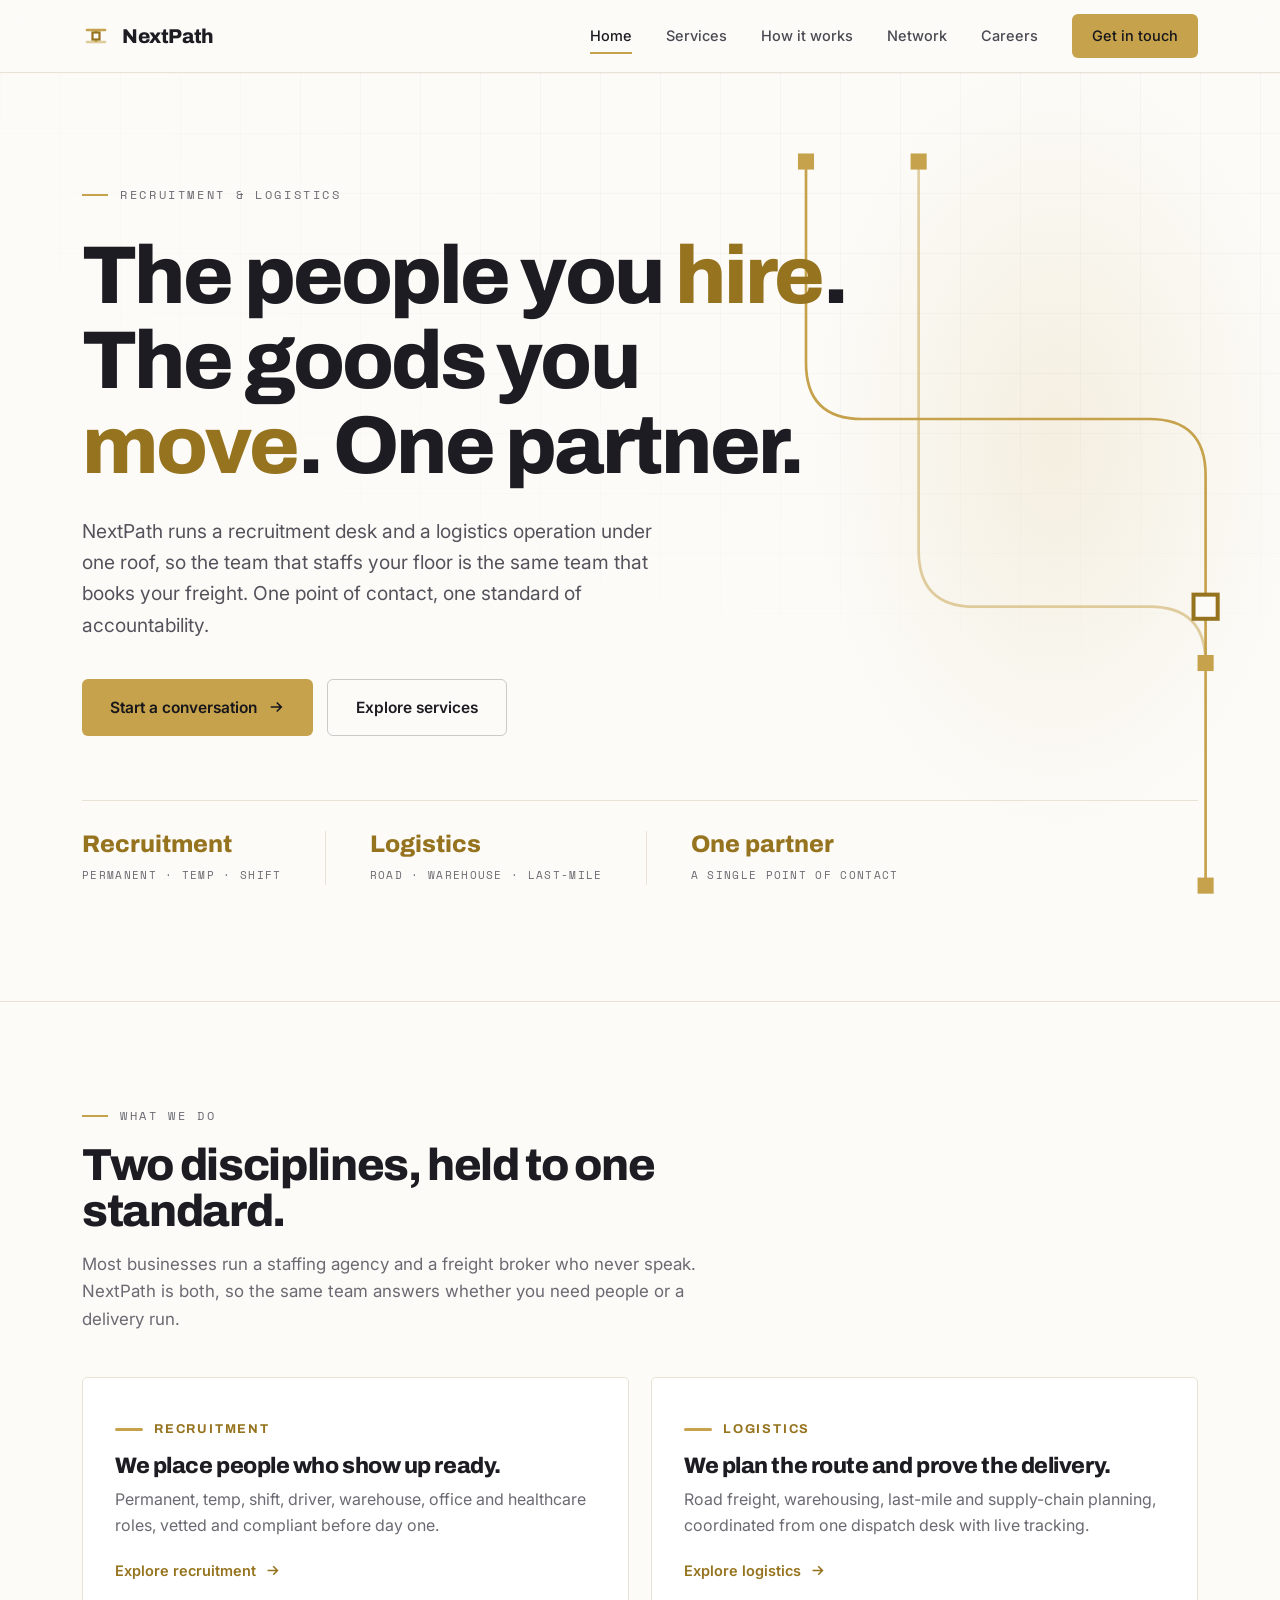
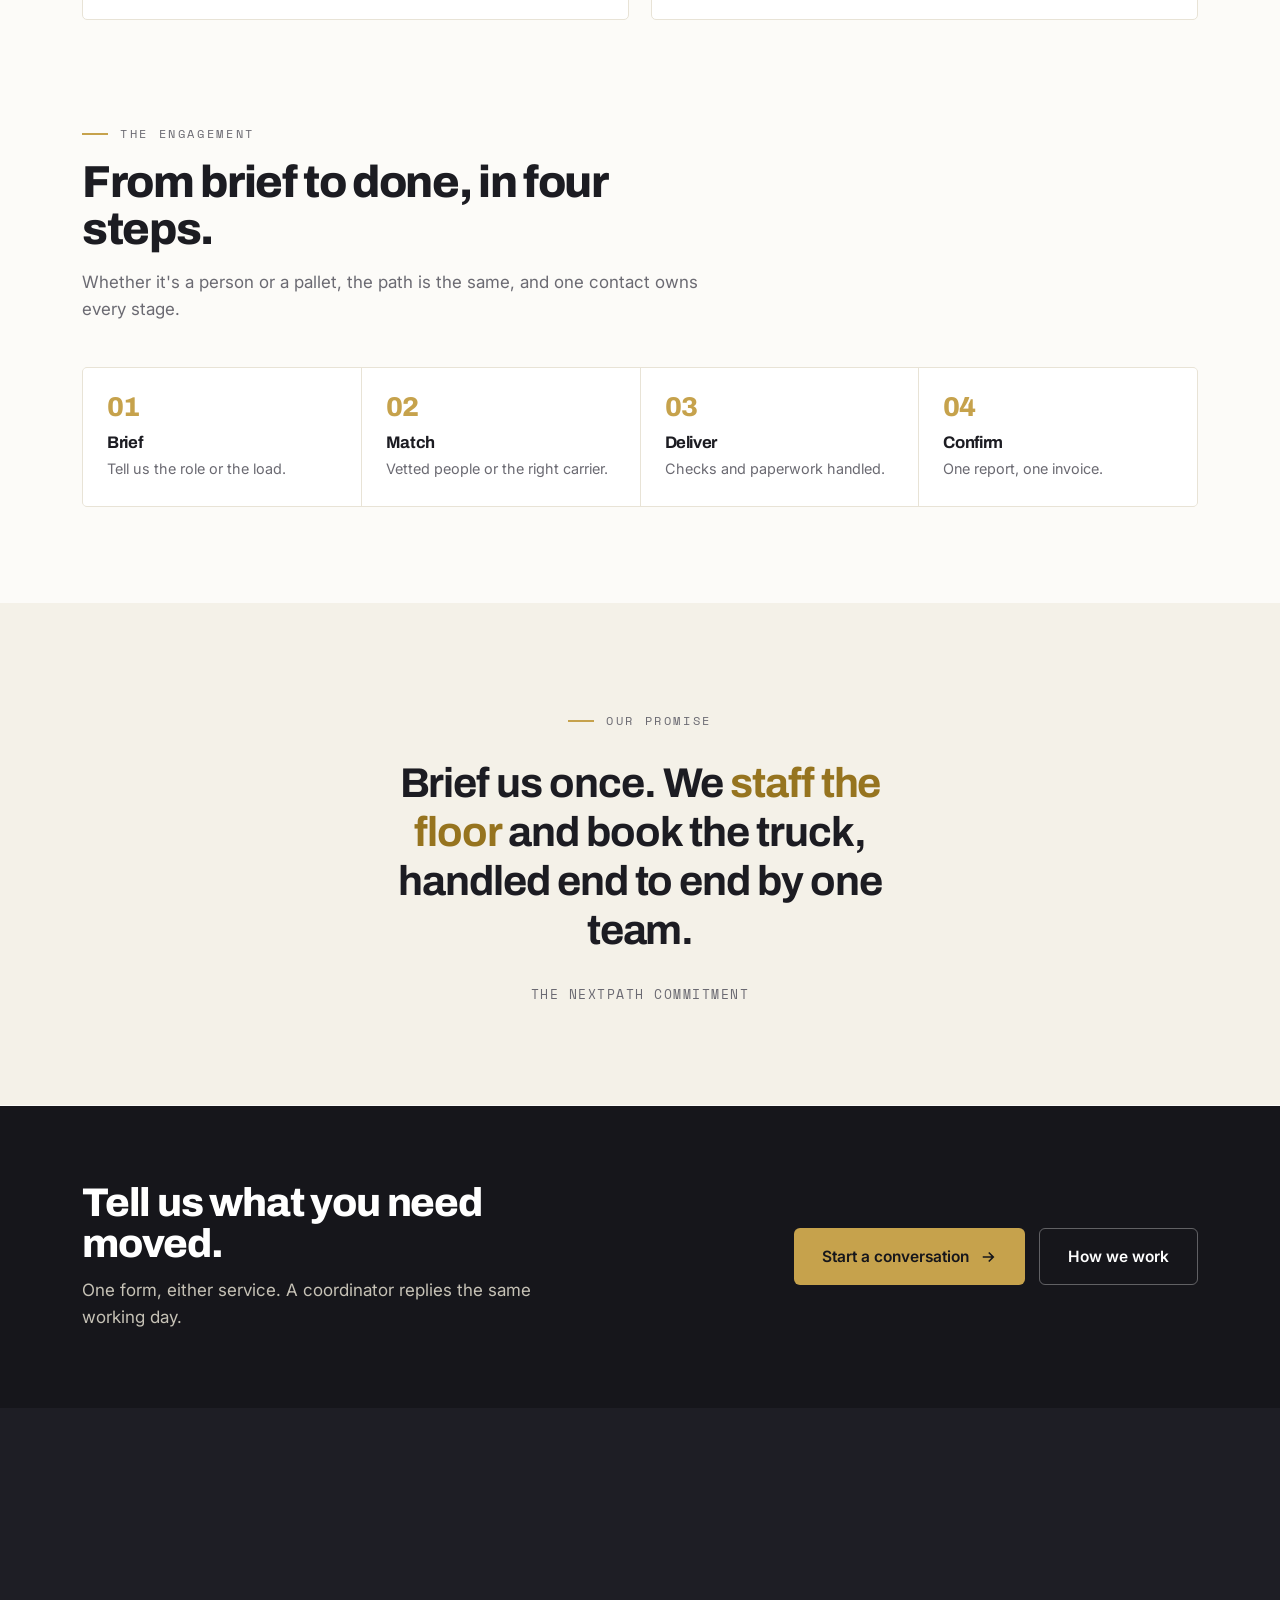
<file: index.html>
<!DOCTYPE html>
<html lang="en-AU">
<head>
<meta charset="UTF-8">
<meta name="viewport" content="width=device-width, initial-scale=1, viewport-fit=cover">
<link rel="preconnect" href="https://fonts.googleapis.com">
<link rel="preconnect" href="https://fonts.gstatic.com" crossorigin>
<link href="https://fonts.googleapis.com/css2?family=Archivo:wght@500;600;700;800&family=Inter:wght@400;500;600&family=Space+Mono:wght@400;700&display=swap" rel="stylesheet">
<title>NextPath: Recruitment &amp; Logistics</title>
<meta name="description" content="NextPath places the people you hire and moves the goods you ship. One accountable partner for talent and freight.">
<meta name="robots" content="index, follow">
<link rel="canonical" href="https://www.nexpathsolution.com/">
<meta name="theme-color" content="#C6A24C">
<meta property="og:type" content="website">
<meta property="og:site_name" content="NextPath">
<meta property="og:title" content="NextPath: Recruitment &amp; Logistics">
<meta property="og:description" content="NextPath places the people you hire and moves the goods you ship. One accountable partner for talent and freight.">
<meta property="og:url" content="https://www.nexpathsolution.com/">
<meta property="og:locale" content="en_AU">
<meta name="twitter:card" content="summary_large_image">
<meta name="twitter:title" content="NextPath: Recruitment &amp; Logistics">
<meta name="twitter:description" content="NextPath places the people you hire and moves the goods you ship. One accountable partner for talent and freight.">
<meta property="og:image" content="https://www.nexpathsolution.com/og-image.png">
<meta property="og:image:type" content="image/png">
<meta property="og:image:width" content="1200">
<meta property="og:image:height" content="630">
<meta property="og:image:alt" content="NextPath — Recruitment &amp; Logistics">
<meta name="twitter:image" content="https://www.nexpathsolution.com/og-image.png">
<link rel="icon" type="image/png" sizes="32x32" href="/icon-32.png">
<link rel="icon" type="image/png" sizes="192x192" href="/icon-192.png">
<link rel="apple-touch-icon" sizes="180x180" href="/icon-180.png">
<link rel="icon" href="data:image/svg+xml,%3Csvg xmlns='http://www.w3.org/2000/svg' viewBox='0 0 28 28'%3E%3Crect width='28' height='28' rx='6' fill='%2316161B'/%3E%3Cpath d='M6 9H22' stroke='%23C6A24C' stroke-width='2.6' stroke-linecap='round'/%3E%3Cpath d='M6 19H22' stroke='%23C6A24C' stroke-width='2.6' stroke-linecap='round' opacity='0.55'/%3E%3Cpath d='M14 9V19' stroke='%23C6A24C' stroke-width='2.6'/%3E%3C/svg%3E">
<link rel="manifest" href="/site.webmanifest">
<link rel="stylesheet" href="styles.css">
<script type="application/ld+json">
{
  "@context": "https://schema.org",
  "@type": "Organization",
  "name": "NextPath",
  "url": "https://www.nexpathsolution.com/",
  "logo": "https://www.nexpathsolution.com/logo.png",
  "description": "NextPath places the people you hire and moves the goods you ship. One accountable partner for talent and freight.",
  "areaServed": "Australia",
  "contactPoint": {
    "@type": "ContactPoint",
    "contactType": "customer service",
    "email": "contact@nexpathsolution.com"
  }
}
</script>
</head>
<body>
<a class="skip-link" href="#main">Skip to content</a>
<header class="nav">
  <div class="wrap">
    <a class="brand" href="/" aria-label="NextPath home">
      <svg width="28" height="28" viewBox="0 0 28 28" aria-hidden="true">
        <path d="M5 8 H23" stroke="#C6A24C" stroke-width="2.6" stroke-linecap="round"/>
        <path d="M5 20 H23" stroke="#C6A24C" stroke-width="2.6" stroke-linecap="round" opacity="0.55"/>
        <path d="M14 8 V20" stroke="#C6A24C" stroke-width="2.6"/>
        <rect x="10.5" y="10.5" width="7" height="7" fill="#FCFBF8" stroke="#96741F" stroke-width="2.2"/>
      </svg>
      NextPath
    </a>
    <nav class="nav-links" id="navlinks">
      <a href="/" class="active" aria-current="page">Home</a>
      <a href="/services">Services</a>
      <a href="/process">How it works</a>
      <a href="/network">Network</a>
      <a href="/careers">Careers</a>
      <a href="/contact" class="nav-cta">Get in touch</a>
    </nav>
    <button class="menu-btn" id="menuBtn" aria-label="Toggle menu" aria-expanded="false">
      <svg width="26" height="26" viewBox="0 0 24 24" fill="none" stroke="currentColor" stroke-width="2"><line x1="4" y1="7" x2="20" y2="7"/><line x1="4" y1="12" x2="20" y2="12"/><line x1="4" y1="17" x2="20" y2="17"/></svg>
    </button>
  </div>
</header>

<main id="main">
<section class="hero" id="home">
  <div class="hero-grid" aria-hidden="true"></div>
  <svg class="route-svg" viewBox="0 0 420 640" aria-hidden="true" preserveAspectRatio="xMidYMid meet">
    <path class="rp draw" d="M44 40 L44 190 Q44 232 86 232 L300 232 Q342 232 342 274 L342 580" stroke="#C6A24C"/>
    <path class="rp draw d2" d="M128 40 L128 330 Q128 372 170 372 L300 372 Q342 372 342 414" stroke="#C6A24C" opacity="0.5"/>
    <rect class="wp wp-d1" x="333" y="363" width="18" height="18" fill="#FCFBF8" stroke="#96741F" stroke-width="3"/>
    <rect class="wp wp-d2" x="38" y="34" width="12" height="12" fill="#C6A24C"/>
    <rect class="wp wp-d2" x="122" y="34" width="12" height="12" fill="#C6A24C" opacity="0.5"/>
    <rect class="wp wp-d3" x="336" y="574" width="12" height="12" fill="#C6A24C"/>
    <rect class="wp wp-d3" x="336" y="408" width="12" height="12" fill="#C6A24C" opacity="0.5"/>
  </svg>
  <div class="wrap">
    <span class="eyebrow">Recruitment &amp; Logistics</span>
    <h1>The people you <em>hire</em>. The goods you <em>move</em>. One partner.</h1>
    <p class="lead">NextPath runs a recruitment desk and a logistics operation under one roof, so the team that staffs your floor is the same team that books your freight. One point of contact, one standard of accountability.</p>
    <div class="hero-cta">
      <a href="/contact" class="btn btn-primary">Start a conversation
        <svg width="18" height="18" viewBox="0 0 24 24" fill="none" stroke="currentColor" stroke-width="2.2"><path d="M5 12h14M13 6l6 6-6 6"/></svg>
      </a>
      <a href="/services" class="btn btn-outline">Explore services</a>
    </div>
    <div class="stats">
      <div class="stat"><div class="n">Recruitment</div><div class="l">Permanent · Temp · Shift</div></div>
      <div class="stat"><div class="n">Logistics</div><div class="l">Road · Warehouse · Last-mile</div></div>
      <div class="stat"><div class="n">One partner</div><div class="l">A single point of contact</div></div>
    </div>
  </div>
</section>

<!-- WHAT WE DO (teaser) -->
<section class="teaser">
  <div class="wrap">
    <div class="head reveal">
      <span class="eyebrow">What we do</span>
      <h2>Two disciplines, held to one standard.</h2>
      <p class="sub">Most businesses run a staffing agency and a freight broker who never speak. NextPath is both, so the same team answers whether you need people or a delivery run.</p>
    </div>
    <div class="twocard">
      <a class="tcard reveal" href="/services#recruitment">
        <span class="cat"><span class="bar"></span>Recruitment</span>
        <h3>We place people who show up ready.</h3>
        <p>Permanent, temp, shift, driver, warehouse, office and healthcare roles, vetted and compliant before day one.</p>
        <span class="more">Explore recruitment <svg width="17" height="17" viewBox="0 0 24 24" fill="none" stroke="currentColor" stroke-width="2.2"><path d="M5 12h14M13 6l6 6-6 6"/></svg></span>
      </a>
      <a class="tcard reveal" href="/services#logistics">
        <span class="cat"><span class="bar"></span>Logistics</span>
        <h3>We plan the route and prove the delivery.</h3>
        <p>Road freight, warehousing, last-mile and supply-chain planning, coordinated from one dispatch desk with live tracking.</p>
        <span class="more">Explore logistics <svg width="17" height="17" viewBox="0 0 24 24" fill="none" stroke="currentColor" stroke-width="2.2"><path d="M5 12h14M13 6l6 6-6 6"/></svg></span>
      </a>
    </div>
  </div>
</section>

<!-- HOW IT WORKS (teaser) -->
<section class="teaser">
  <div class="wrap">
    <div class="head reveal">
      <span class="eyebrow">The engagement</span>
      <h2>From brief to done, in four steps.</h2>
      <p class="sub">Whether it's a person or a pallet, the path is the same, and one contact owns every stage.</p>
    </div>
    <div class="mini-steps reveal">
      <a href="/process"><div class="n">01</div><h4>Brief</h4><p>Tell us the role or the load.</p></a>
      <a href="/process"><div class="n">02</div><h4>Match</h4><p>Vetted people or the right carrier.</p></a>
      <a href="/process"><div class="n">03</div><h4>Deliver</h4><p>Checks and paperwork handled.</p></a>
      <a href="/process"><div class="n">04</div><h4>Confirm</h4><p>One report, one invoice.</p></a>
    </div>
  </div>
</section>

<section class="quote">
  <div class="wrap reveal">
    <span class="eyebrow justify-center">Our promise</span>
    <blockquote>Brief us once. We <em>staff the floor</em> and book the truck, handled end to end by one team.</blockquote>
    <div class="who">The NextPath commitment</div>
  </div>
</section>

<!-- CTA -->
<section class="cta-band">
  <div class="wrap reveal">
    <div>
      <h2>Tell us what you need moved.</h2>
      <p>One form, either service. A coordinator replies the same working day.</p>
    </div>
    <div class="actions">
      <a href="/contact" class="btn btn-primary">Start a conversation <svg width="18" height="18" viewBox="0 0 24 24" fill="none" stroke="currentColor" stroke-width="2.2"><path d="M5 12h14M13 6l6 6-6 6"/></svg></a>
      <a href="/network" class="btn btn-outline">How we work</a>
    </div>
  </div>
</section>
</main>

<footer>
  <div class="wrap">
    <div class="foot-top">
      <div class="foot-brand">
        <a class="brand" href="/">
          <svg width="28" height="28" viewBox="0 0 28 28" aria-hidden="true">
            <path d="M5 8 H23" stroke="#C6A24C" stroke-width="2.6" stroke-linecap="round"/>
            <path d="M5 20 H23" stroke="#C6A24C" stroke-width="2.6" stroke-linecap="round" opacity="0.55"/>
            <path d="M14 8 V20" stroke="#C6A24C" stroke-width="2.6"/>
            <rect x="10.5" y="10.5" width="7" height="7" fill="#1E1E25" stroke="#C6A24C" stroke-width="2.2"/>
          </svg>
          NextPath
        </a>
        <p>Recruitment and logistics from one accountable team: the people you hire and the goods you move.</p>
      </div>
      <div class="foot-cols">
        <div>
          <h4>Recruitment</h4>
          <a href="/services#recruitment">Permanent search</a>
          <a href="/services#recruitment">Temp &amp; shift staffing</a>
          <a href="/services#recruitment">Driver &amp; warehouse</a>
          <a href="/services#recruitment">Office &amp; healthcare</a>
        </div>
        <div>
          <h4>Logistics</h4>
          <a href="/services#logistics">Road freight</a>
          <a href="/services#logistics">Warehousing</a>
          <a href="/services#logistics">Last-mile delivery</a>
          <a href="/services#logistics">Supply-chain planning</a>
        </div>
        <div>
          <h4>Company</h4>
          <a href="/process">How it works</a>
          <a href="/network">Network</a>
          <a href="/careers">Careers</a>
          <a href="/contact">Contact</a>
          <a href="/contact">Request a quote</a>
        </div>
      </div>
    </div>
    <div class="foot-bot">
      <span>© <span id="year">2026</span> NextPath. All rights reserved.</span>
      <span>RECRUITMENT &amp; LOGISTICS</span>
    </div>
  </div>
</footer>
<button type="button" class="to-top" id="toTop" aria-label="Back to top" hidden>
  <svg width="18" height="18" viewBox="0 0 24 24" fill="none" stroke="currentColor" stroke-width="2.4"><path d="M12 19V5M5 12l7-7 7 7"/></svg>
</button>
<script src="main.js" defer></script>
</body>
</html>
</file>
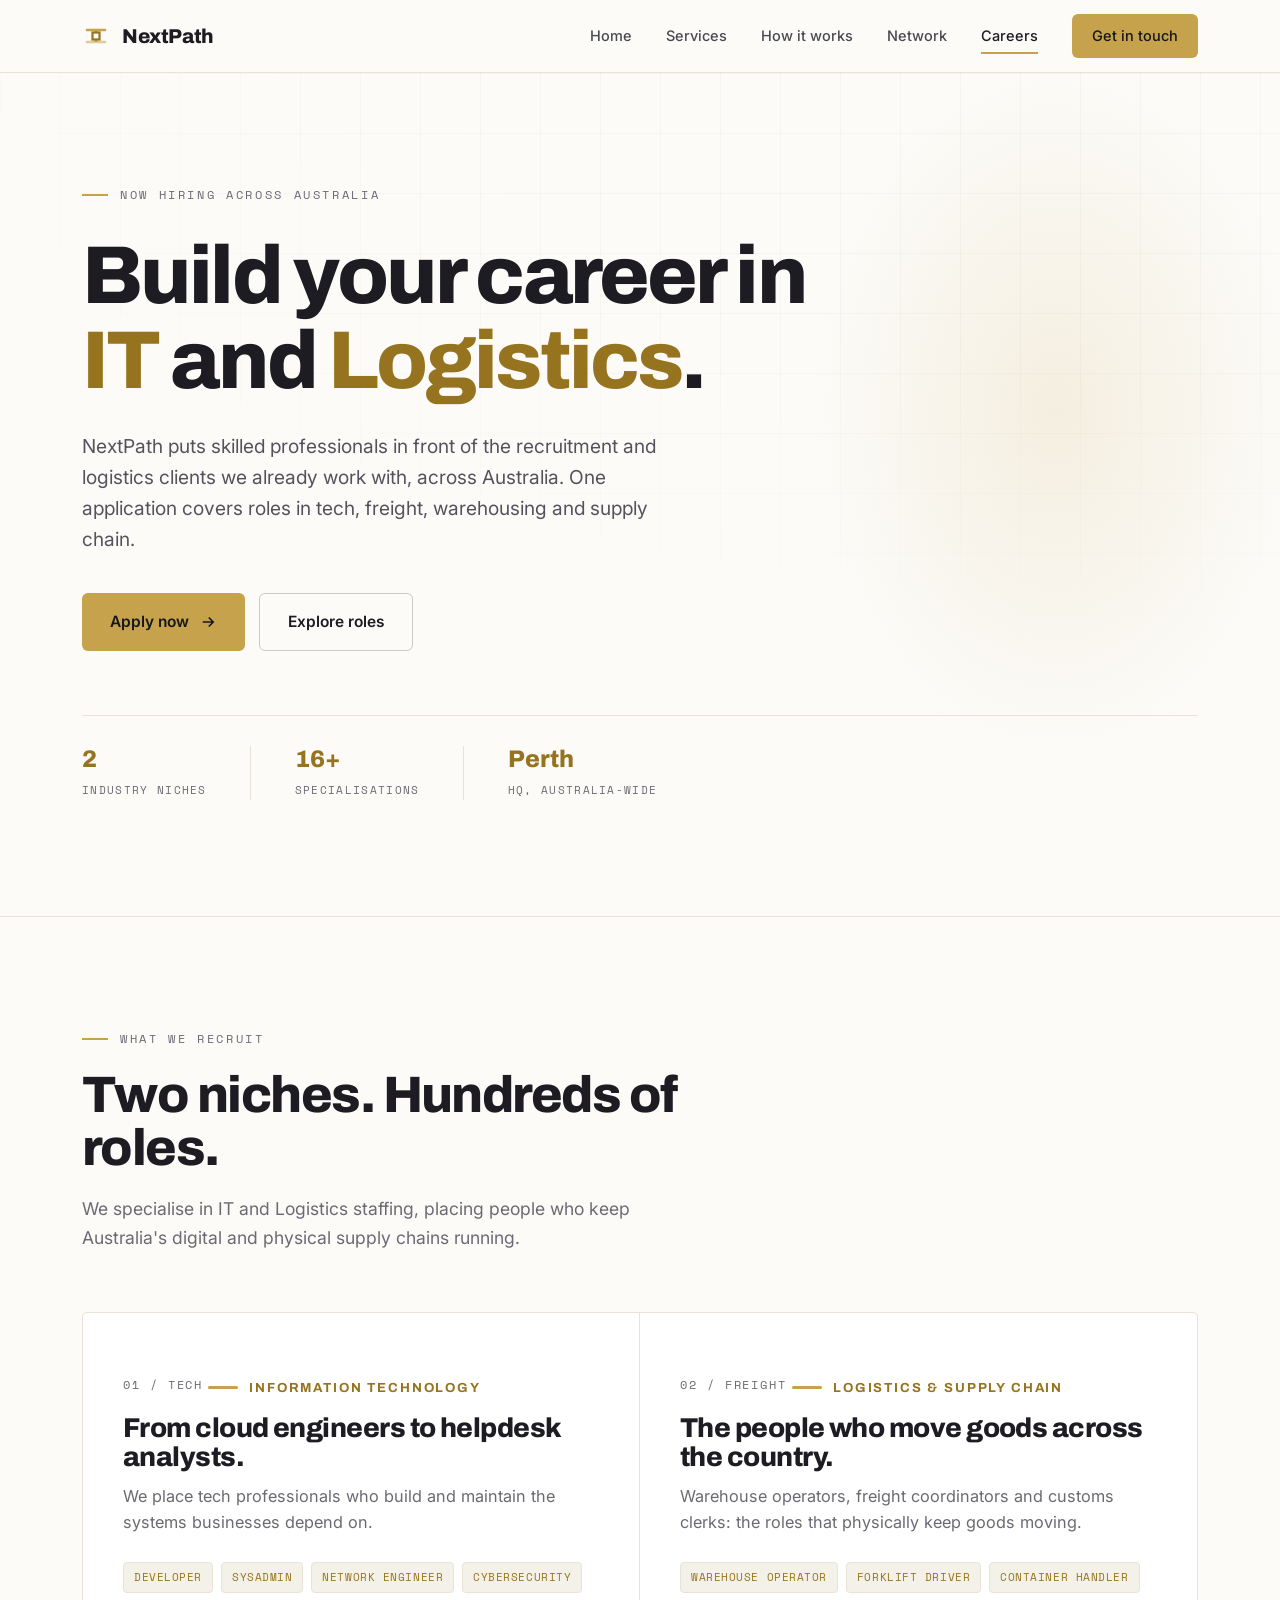
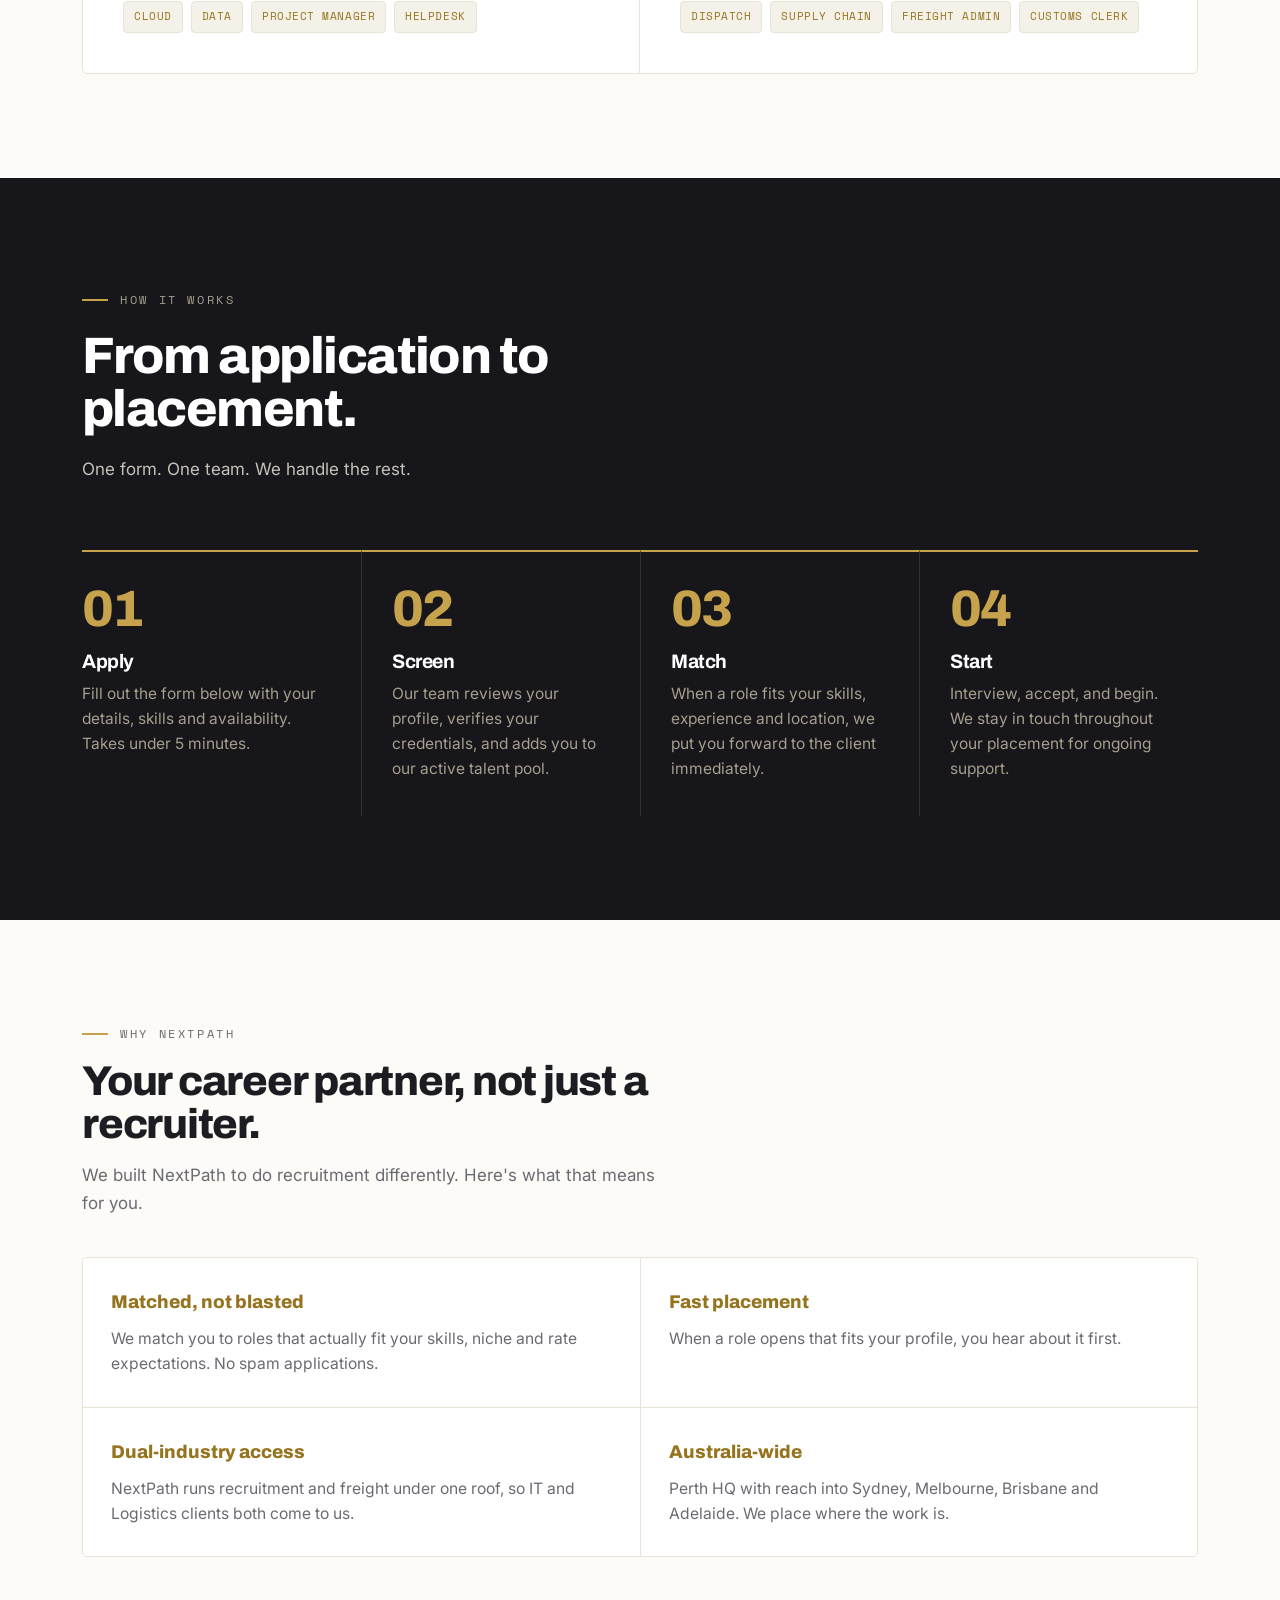
<file: careers.html>
<!DOCTYPE html>
<html lang="en-AU">
<head>
<meta charset="UTF-8">
<meta name="viewport" content="width=device-width, initial-scale=1, viewport-fit=cover">
<link rel="preconnect" href="https://fonts.googleapis.com">
<link rel="preconnect" href="https://fonts.gstatic.com" crossorigin>
<link href="https://fonts.googleapis.com/css2?family=Archivo:wght@500;600;700;800&family=Inter:wght@400;500;600&family=Space+Mono:wght@400;700&display=swap" rel="stylesheet">
<title>NextPath: Careers</title>
<meta name="description" content="Join NextPath's talent pool for IT and Logistics roles across Australia. One application, matched to opportunities in tech, freight, warehousing and supply chain.">
<meta name="robots" content="index, follow">
<link rel="canonical" href="https://www.nexpathsolution.com/careers">
<meta name="theme-color" content="#C6A24C">
<meta property="og:type" content="website">
<meta property="og:site_name" content="NextPath">
<meta property="og:title" content="NextPath: Careers">
<meta property="og:description" content="Join NextPath's talent pool for IT and Logistics roles across Australia. One application, matched to opportunities in tech, freight, warehousing and supply chain.">
<meta property="og:url" content="https://www.nexpathsolution.com/careers">
<meta property="og:locale" content="en_AU">
<meta name="twitter:card" content="summary_large_image">
<meta name="twitter:title" content="NextPath: Careers">
<meta name="twitter:description" content="Join NextPath's talent pool for IT and Logistics roles across Australia. One application, matched to opportunities in tech, freight, warehousing and supply chain.">
<meta property="og:image" content="https://www.nexpathsolution.com/og-image.png">
<meta property="og:image:type" content="image/png">
<meta property="og:image:width" content="1200">
<meta property="og:image:height" content="630">
<meta property="og:image:alt" content="NextPath — Recruitment &amp; Logistics">
<meta name="twitter:image" content="https://www.nexpathsolution.com/og-image.png">
<link rel="icon" type="image/png" sizes="32x32" href="/icon-32.png">
<link rel="icon" type="image/png" sizes="192x192" href="/icon-192.png">
<link rel="apple-touch-icon" sizes="180x180" href="/icon-180.png">
<link rel="icon" href="data:image/svg+xml,%3Csvg xmlns='http://www.w3.org/2000/svg' viewBox='0 0 28 28'%3E%3Crect width='28' height='28' rx='6' fill='%2316161B'/%3E%3Cpath d='M6 9H22' stroke='%23C6A24C' stroke-width='2.6' stroke-linecap='round'/%3E%3Cpath d='M6 19H22' stroke='%23C6A24C' stroke-width='2.6' stroke-linecap='round' opacity='0.55'/%3E%3Cpath d='M14 9V19' stroke='%23C6A24C' stroke-width='2.6'/%3E%3C/svg%3E">
<link rel="manifest" href="/site.webmanifest">
<link rel="stylesheet" href="styles.css">
<script type="application/ld+json">
{
  "@context": "https://schema.org",
  "@type": "Organization",
  "name": "NextPath",
  "url": "https://www.nexpathsolution.com/",
  "logo": "https://www.nexpathsolution.com/logo.png",
  "description": "NextPath places the people you hire and moves the goods you ship. One accountable partner for talent and freight.",
  "areaServed": "Australia",
  "contactPoint": {
    "@type": "ContactPoint",
    "contactType": "customer service",
    "email": "contact@nexpathsolution.com"
  }
}
</script>
</head>
<body>
<a class="skip-link" href="#main">Skip to content</a>
<header class="nav">
  <div class="wrap">
    <a class="brand" href="/" aria-label="NextPath home">
      <svg width="28" height="28" viewBox="0 0 28 28" aria-hidden="true">
        <path d="M5 8 H23" stroke="#C6A24C" stroke-width="2.6" stroke-linecap="round"/>
        <path d="M5 20 H23" stroke="#C6A24C" stroke-width="2.6" stroke-linecap="round" opacity="0.55"/>
        <path d="M14 8 V20" stroke="#C6A24C" stroke-width="2.6"/>
        <rect x="10.5" y="10.5" width="7" height="7" fill="#FCFBF8" stroke="#96741F" stroke-width="2.2"/>
      </svg>
      NextPath
    </a>
    <nav class="nav-links" id="navlinks">
      <a href="/">Home</a>
      <a href="/services">Services</a>
      <a href="/process">How it works</a>
      <a href="/network">Network</a>
      <a href="/careers" class="active" aria-current="page">Careers</a>
      <a href="/contact" class="nav-cta">Get in touch</a>
    </nav>
    <button class="menu-btn" id="menuBtn" aria-label="Toggle menu" aria-expanded="false">
      <svg width="26" height="26" viewBox="0 0 24 24" fill="none" stroke="currentColor" stroke-width="2"><line x1="4" y1="7" x2="20" y2="7"/><line x1="4" y1="12" x2="20" y2="12"/><line x1="4" y1="17" x2="20" y2="17"/></svg>
    </button>
  </div>
</header>

<main id="main">
<section class="hero" id="home">
  <div class="hero-grid" aria-hidden="true"></div>
  <div class="wrap">
    <span class="eyebrow">Now hiring across Australia</span>
    <h1>Build your career in <em>IT</em> and <em>Logistics</em>.</h1>
    <p class="lead">NextPath puts skilled professionals in front of the recruitment and logistics clients we already work with, across Australia. One application covers roles in tech, freight, warehousing and supply chain.</p>
    <div class="hero-cta">
      <a href="#apply" class="btn btn-primary">Apply now
        <svg width="18" height="18" viewBox="0 0 24 24" fill="none" stroke="currentColor" stroke-width="2.2"><path d="M5 12h14M13 6l6 6-6 6"/></svg>
      </a>
      <a href="#niches" class="btn btn-outline">Explore roles</a>
    </div>
    <div class="stats">
      <div class="stat"><div class="n count">2</div><div class="l">Industry niches</div></div>
      <div class="stat"><div class="n count">16+</div><div class="l">Specialisations</div></div>
      <div class="stat"><div class="n">Perth</div><div class="l">HQ, Australia-wide</div></div>
    </div>
  </div>
</section>

<!-- NICHES -->
<section class="services" id="niches">
  <div class="wrap">
    <div class="head reveal">
      <span class="eyebrow">What we recruit</span>
      <h2>Two niches. Hundreds of roles.</h2>
      <p class="sub">We specialise in IT and Logistics staffing, placing people who keep Australia's digital and physical supply chains running.</p>
    </div>
    <div class="tracks">
      <article class="track reveal">
        <span class="num">01 / TECH</span>
        <span class="cat"><span class="bar"></span>Information Technology</span>
        <h3>From cloud engineers to helpdesk analysts.</h3>
        <p>We place tech professionals who build and maintain the systems businesses depend on.</p>
        <div class="role-tags">
          <span class="role-tag">Developer</span>
          <span class="role-tag">Sysadmin</span>
          <span class="role-tag">Network Engineer</span>
          <span class="role-tag">Cybersecurity</span>
          <span class="role-tag">Cloud</span>
          <span class="role-tag">Data</span>
          <span class="role-tag">Project Manager</span>
          <span class="role-tag">Helpdesk</span>
        </div>
      </article>
      <article class="track reveal">
        <span class="num">02 / FREIGHT</span>
        <span class="cat"><span class="bar"></span>Logistics &amp; Supply Chain</span>
        <h3>The people who move goods across the country.</h3>
        <p>Warehouse operators, freight coordinators and customs clerks: the roles that physically keep goods moving.</p>
        <div class="role-tags">
          <span class="role-tag">Warehouse Operator</span>
          <span class="role-tag">Forklift Driver</span>
          <span class="role-tag">Container Handler</span>
          <span class="role-tag">Dispatch</span>
          <span class="role-tag">Supply Chain</span>
          <span class="role-tag">Freight Admin</span>
          <span class="role-tag">Customs Clerk</span>
        </div>
      </article>
    </div>
  </div>
</section>

<!-- HOW IT WORKS -->
<section class="process" id="how">
  <div class="wrap">
    <div class="reveal">
      <span class="eyebrow on-dark">How it works</span>
      <h2>From application to placement.</h2>
      <p class="sub">One form. One team. We handle the rest.</p>
    </div>
    <div class="steps">
      <div class="step reveal"><div class="n">01</div><h3>Apply</h3><p>Fill out the form below with your details, skills and availability. Takes under 5 minutes.</p></div>
      <div class="step reveal"><div class="n">02</div><h3>Screen</h3><p>Our team reviews your profile, verifies your credentials, and adds you to our active talent pool.</p></div>
      <div class="step reveal"><div class="n">03</div><h3>Match</h3><p>When a role fits your skills, experience and location, we put you forward to the client immediately.</p></div>
      <div class="step reveal"><div class="n">04</div><h3>Start</h3><p>Interview, accept, and begin. We stay in touch throughout your placement for ongoing support.</p></div>
    </div>
  </div>
</section>

<!-- WHY NEXTPATH -->
<section class="support">
  <div class="wrap">
    <div class="head reveal">
      <span class="eyebrow">Why NextPath</span>
      <h2>Your career partner, not just a recruiter.</h2>
      <p class="sub">We built NextPath to do recruitment differently. Here's what that means for you.</p>
    </div>
    <div class="grid reveal">
      <div class="cell"><div class="n">Matched, not blasted</div><p>We match you to roles that actually fit your skills, niche and rate expectations. No spam applications.</p></div>
      <div class="cell"><div class="n">Fast placement</div><p>When a role opens that fits your profile, you hear about it first.</p></div>
      <div class="cell"><div class="n">Dual-industry access</div><p>NextPath runs recruitment and freight under one roof, so IT and Logistics clients both come to us.</p></div>
      <div class="cell"><div class="n">Australia-wide</div><p>Perth HQ with reach into Sydney, Melbourne, Brisbane and Adelaide. We place where the work is.</p></div>
    </div>
  </div>
</section>

<!-- APPLY -->
<section class="contact" id="apply">
  <div class="wrap">
    <div class="grid2">
      <div class="reveal">
        <span class="eyebrow on-dark">Join our talent pool</span>
        <h2>One form. Every opportunity.</h2>
        <p class="sub">Register once and we'll match you with relevant roles as they come in. Your profile stays active in our talent pool until you tell us otherwise.</p>
        <ul class="checklist">
          <li><span class="bar"></span>Takes under 5 minutes to complete</li>
          <li><span class="bar"></span>Matched to IT and Logistics roles across Australia</li>
          <li><span class="bar"></span>Your data is private and only shared with relevant clients</li>
          <li><span class="bar"></span>Our team reviews every application personally</li>
          <li><span class="bar"></span>Stay in the pool as long as you like, opt out any time</li>
        </ul>
      </div>
      <form class="reveal" id="careersForm" novalidate>
        <!-- honeypot: hidden from people, catches bots -->
        <input type="checkbox" name="botcheck" tabindex="-1" aria-hidden="true" class="hp">
        <div class="field"><label for="cName">Full name</label><input id="cName" name="name" type="text" autocomplete="name" required></div>
        <div class="field"><label for="cEmail">Email</label><input id="cEmail" name="email" type="email" autocomplete="email" required></div>
        <div class="field"><label for="cPhone">Phone</label><input id="cPhone" name="phone" type="tel" autocomplete="tel" placeholder="e.g. 04XX XXX XXX"></div>
        <div class="field"><label for="cNiche">Niche</label>
          <select id="cNiche" name="niche" required>
            <option value="">Select one</option>
            <option value="IT">IT</option>
            <option value="Logistics">Logistics</option>
            <option value="Both">Both</option>
          </select>
        </div>
        <div class="field"><label for="cSpecialisation">Specialisation</label><input id="cSpecialisation" name="specialisation" type="text" placeholder="e.g. Backend Developer, Forklift Operator"></div>
        <div class="field"><label for="cExperience">Experience level</label>
          <select id="cExperience" name="experience">
            <option value="">Select one</option>
            <option value="Entry-level">Entry-level</option>
            <option value="1-3 years">1-3 years</option>
            <option value="3-5 years">3-5 years</option>
            <option value="5+ years">5+ years</option>
          </select>
        </div>
        <div class="field"><label for="cSkills">Key skills</label><textarea id="cSkills" name="skills" placeholder="e.g. React, warehouse management systems, forklift licence"></textarea></div>
        <div class="field"><label for="cResume">Resume (optional, PDF or Word, under 3MB)</label><input id="cResume" name="resume" type="file" accept=".pdf,.doc,.docx,application/pdf,application/msword,application/vnd.openxmlformats-officedocument.wordprocessingml.document"></div>
        <button type="submit" class="btn"><span id="careersSubmitLabel">Submit application</span>
          <svg width="18" height="18" viewBox="0 0 24 24" fill="none" stroke="currentColor" stroke-width="2.2"><path d="M5 12h14M13 6l6 6-6 6"/></svg>
        </button>
        <p class="form-note" id="careersFormNote" role="status" aria-live="polite">We reply the same working day.</p>
      </form>
    </div>
  </div>
</section>
</main>

<footer>
  <div class="wrap">
    <div class="foot-top">
      <div class="foot-brand">
        <a class="brand" href="/">
          <svg width="28" height="28" viewBox="0 0 28 28" aria-hidden="true">
            <path d="M5 8 H23" stroke="#C6A24C" stroke-width="2.6" stroke-linecap="round"/>
            <path d="M5 20 H23" stroke="#C6A24C" stroke-width="2.6" stroke-linecap="round" opacity="0.55"/>
            <path d="M14 8 V20" stroke="#C6A24C" stroke-width="2.6"/>
            <rect x="10.5" y="10.5" width="7" height="7" fill="#1E1E25" stroke="#C6A24C" stroke-width="2.2"/>
          </svg>
          NextPath
        </a>
        <p>Recruitment and logistics from one accountable team: the people you hire and the goods you move.</p>
      </div>
      <div class="foot-cols">
        <div>
          <h4>Recruitment</h4>
          <a href="/services#recruitment">Permanent search</a>
          <a href="/services#recruitment">Temp &amp; shift staffing</a>
          <a href="/services#recruitment">Driver &amp; warehouse</a>
          <a href="/services#recruitment">Office &amp; healthcare</a>
        </div>
        <div>
          <h4>Logistics</h4>
          <a href="/services#logistics">Road freight</a>
          <a href="/services#logistics">Warehousing</a>
          <a href="/services#logistics">Last-mile delivery</a>
          <a href="/services#logistics">Supply-chain planning</a>
        </div>
        <div>
          <h4>Company</h4>
          <a href="/process">How it works</a>
          <a href="/network">Network</a>
          <a href="/careers">Careers</a>
          <a href="/contact">Contact</a>
          <a href="/contact">Request a quote</a>
        </div>
      </div>
    </div>
    <div class="foot-bot">
      <span>© <span id="year">2026</span> NextPath. All rights reserved.</span>
      <span>RECRUITMENT &amp; LOGISTICS</span>
    </div>
  </div>
</footer>
<button type="button" class="to-top" id="toTop" aria-label="Back to top" hidden>
  <svg width="18" height="18" viewBox="0 0 24 24" fill="none" stroke="currentColor" stroke-width="2.4"><path d="M12 19V5M5 12l7-7 7 7"/></svg>
</button>
<script src="main.js" defer></script>
</body>
</html>
</file>
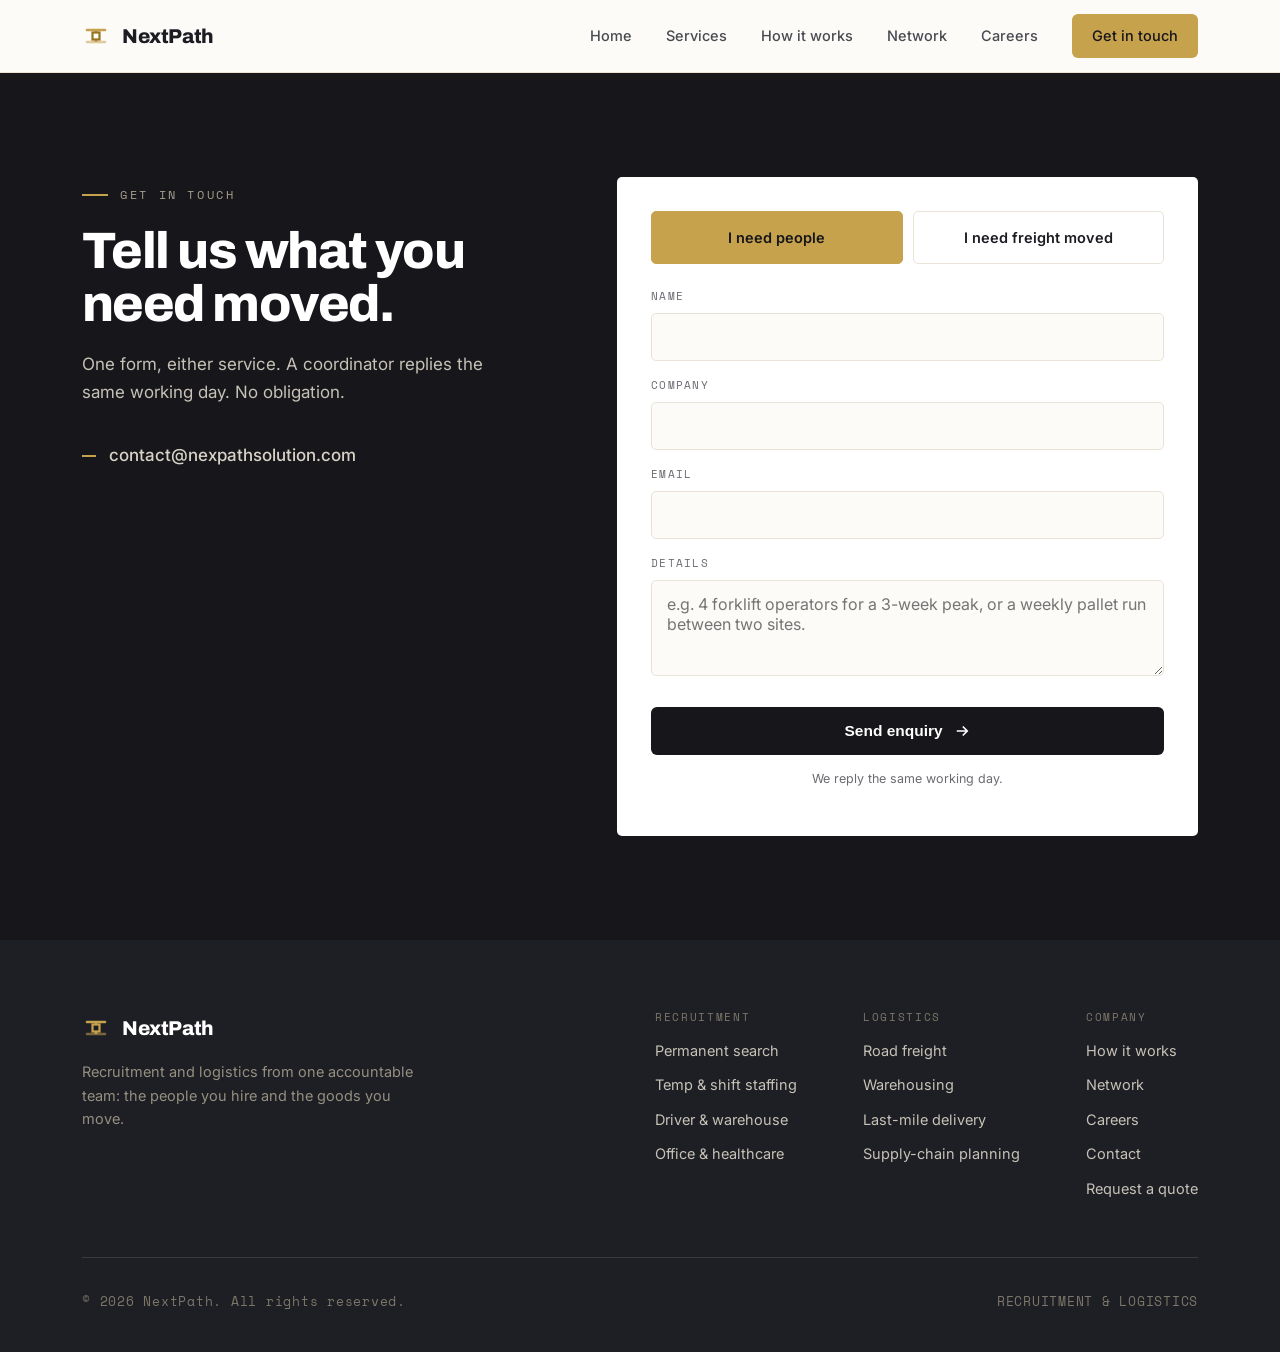
<file: contact.html>
<!DOCTYPE html>
<html lang="en-AU">
<head>
<meta charset="UTF-8">
<meta name="viewport" content="width=device-width, initial-scale=1, viewport-fit=cover">
<link rel="preconnect" href="https://fonts.googleapis.com">
<link rel="preconnect" href="https://fonts.gstatic.com" crossorigin>
<link href="https://fonts.googleapis.com/css2?family=Archivo:wght@500;600;700;800&family=Inter:wght@400;500;600&family=Space+Mono:wght@400;700&display=swap" rel="stylesheet">
<title>NextPath: Get in touch</title>
<meta name="description" content="Tell us what you need moved. One form, either service. A coordinator replies the same working day.">
<meta name="robots" content="index, follow">
<link rel="canonical" href="https://www.nexpathsolution.com/contact">
<meta name="theme-color" content="#C6A24C">
<meta property="og:type" content="website">
<meta property="og:site_name" content="NextPath">
<meta property="og:title" content="NextPath: Get in touch">
<meta property="og:description" content="Tell us what you need moved. One form, either service. A coordinator replies the same working day.">
<meta property="og:url" content="https://www.nexpathsolution.com/contact">
<meta property="og:locale" content="en_AU">
<meta name="twitter:card" content="summary_large_image">
<meta name="twitter:title" content="NextPath: Get in touch">
<meta name="twitter:description" content="Tell us what you need moved. One form, either service. A coordinator replies the same working day.">
<meta property="og:image" content="https://www.nexpathsolution.com/og-image.png">
<meta property="og:image:type" content="image/png">
<meta property="og:image:width" content="1200">
<meta property="og:image:height" content="630">
<meta property="og:image:alt" content="NextPath — Recruitment &amp; Logistics">
<meta name="twitter:image" content="https://www.nexpathsolution.com/og-image.png">
<link rel="icon" type="image/png" sizes="32x32" href="/icon-32.png">
<link rel="icon" type="image/png" sizes="192x192" href="/icon-192.png">
<link rel="apple-touch-icon" sizes="180x180" href="/icon-180.png">
<link rel="icon" href="data:image/svg+xml,%3Csvg xmlns='http://www.w3.org/2000/svg' viewBox='0 0 28 28'%3E%3Crect width='28' height='28' rx='6' fill='%2316161B'/%3E%3Cpath d='M6 9H22' stroke='%23C6A24C' stroke-width='2.6' stroke-linecap='round'/%3E%3Cpath d='M6 19H22' stroke='%23C6A24C' stroke-width='2.6' stroke-linecap='round' opacity='0.55'/%3E%3Cpath d='M14 9V19' stroke='%23C6A24C' stroke-width='2.6'/%3E%3C/svg%3E">
<link rel="manifest" href="/site.webmanifest">
<link rel="stylesheet" href="styles.css">
<script type="application/ld+json">
{
  "@context": "https://schema.org",
  "@type": "Organization",
  "name": "NextPath",
  "url": "https://www.nexpathsolution.com/",
  "logo": "https://www.nexpathsolution.com/logo.png",
  "description": "NextPath places the people you hire and moves the goods you ship. One accountable partner for talent and freight.",
  "areaServed": "Australia",
  "contactPoint": {
    "@type": "ContactPoint",
    "contactType": "customer service",
    "email": "contact@nexpathsolution.com"
  }
}
</script>
</head>
<body>
<a class="skip-link" href="#main">Skip to content</a>
<header class="nav">
  <div class="wrap">
    <a class="brand" href="/" aria-label="NextPath home">
      <svg width="28" height="28" viewBox="0 0 28 28" aria-hidden="true">
        <path d="M5 8 H23" stroke="#C6A24C" stroke-width="2.6" stroke-linecap="round"/>
        <path d="M5 20 H23" stroke="#C6A24C" stroke-width="2.6" stroke-linecap="round" opacity="0.55"/>
        <path d="M14 8 V20" stroke="#C6A24C" stroke-width="2.6"/>
        <rect x="10.5" y="10.5" width="7" height="7" fill="#FCFBF8" stroke="#96741F" stroke-width="2.2"/>
      </svg>
      NextPath
    </a>
    <nav class="nav-links" id="navlinks">
      <a href="/">Home</a>
      <a href="/services">Services</a>
      <a href="/process">How it works</a>
      <a href="/network">Network</a>
      <a href="/careers">Careers</a>
      <a href="/contact" class="nav-cta active" aria-current="page">Get in touch</a>
    </nav>
    <button class="menu-btn" id="menuBtn" aria-label="Toggle menu" aria-expanded="false">
      <svg width="26" height="26" viewBox="0 0 24 24" fill="none" stroke="currentColor" stroke-width="2"><line x1="4" y1="7" x2="20" y2="7"/><line x1="4" y1="12" x2="20" y2="12"/><line x1="4" y1="17" x2="20" y2="17"/></svg>
    </button>
  </div>
</header>

<main id="main">
<section class="contact" id="contact">
  <div class="wrap">
    <div class="grid2">
      <div class="reveal">
        <span class="eyebrow on-dark">Get in touch</span>
        <h1>Tell us what you need moved.</h1>
        <p class="sub">One form, either service. A coordinator replies the same working day. No obligation.</p>
        <div class="lines">
          <a href="mailto:contact@nexpathsolution.com"><span class="bar"></span>contact@nexpathsolution.com</a>
        </div>
      </div>
      <form class="reveal" id="contactForm" novalidate>
        <!-- honeypot: hidden from people, catches bots -->
        <input type="checkbox" name="botcheck" tabindex="-1" aria-hidden="true" class="hp">
        <div class="intent" role="radiogroup" aria-label="What do you need?">
          <label><input type="radio" name="intent" value="talent" checked><span>I need people</span></label>
          <label><input type="radio" name="intent" value="freight"><span>I need freight moved</span></label>
        </div>
        <div class="field"><label for="name">Name</label><input id="name" name="name" type="text" autocomplete="name" required></div>
        <div class="field"><label for="company">Company</label><input id="company" name="company" type="text" autocomplete="organization"></div>
        <div class="field"><label for="email">Email</label><input id="email" name="email" type="email" autocomplete="email" required></div>
        <div id="freightFields" hidden>
          <div class="field"><label for="freightType">Freight type</label>
            <select id="freightType" name="freightType" required>
              <option value="">Select one</option>
              <option value="Air">Air</option>
              <option value="LCL">LCL (Less than Container Load)</option>
              <option value="FCL">FCL (Full Container Load)</option>
              <option value="Special">Special</option>
            </select>
          </div>
          <div class="field"><label for="origin">Origin</label><input id="origin" name="origin" type="text" placeholder="e.g. Perth, WA"></div>
          <div class="field"><label for="destination">Destination</label><input id="destination" name="destination" type="text" placeholder="e.g. Sydney, NSW"></div>
        </div>
        <div class="field"><label for="msg">Details</label><textarea id="msg" name="msg" placeholder="e.g. 4 forklift operators for a 3-week peak, or a weekly pallet run between two sites."></textarea></div>
        <button type="submit" class="btn"><span id="submitLabel">Send enquiry</span>
          <svg width="18" height="18" viewBox="0 0 24 24" fill="none" stroke="currentColor" stroke-width="2.2"><path d="M5 12h14M13 6l6 6-6 6"/></svg>
        </button>
        <p class="form-note" id="formNote" role="status" aria-live="polite">We reply the same working day.</p>
      </form>
    </div>
  </div>
</section>
</main>

<footer>
  <div class="wrap">
    <div class="foot-top">
      <div class="foot-brand">
        <a class="brand" href="/">
          <svg width="28" height="28" viewBox="0 0 28 28" aria-hidden="true">
            <path d="M5 8 H23" stroke="#C6A24C" stroke-width="2.6" stroke-linecap="round"/>
            <path d="M5 20 H23" stroke="#C6A24C" stroke-width="2.6" stroke-linecap="round" opacity="0.55"/>
            <path d="M14 8 V20" stroke="#C6A24C" stroke-width="2.6"/>
            <rect x="10.5" y="10.5" width="7" height="7" fill="#1E1E25" stroke="#C6A24C" stroke-width="2.2"/>
          </svg>
          NextPath
        </a>
        <p>Recruitment and logistics from one accountable team: the people you hire and the goods you move.</p>
      </div>
      <div class="foot-cols">
        <div>
          <h4>Recruitment</h4>
          <a href="/services#recruitment">Permanent search</a>
          <a href="/services#recruitment">Temp &amp; shift staffing</a>
          <a href="/services#recruitment">Driver &amp; warehouse</a>
          <a href="/services#recruitment">Office &amp; healthcare</a>
        </div>
        <div>
          <h4>Logistics</h4>
          <a href="/services#logistics">Road freight</a>
          <a href="/services#logistics">Warehousing</a>
          <a href="/services#logistics">Last-mile delivery</a>
          <a href="/services#logistics">Supply-chain planning</a>
        </div>
        <div>
          <h4>Company</h4>
          <a href="/process">How it works</a>
          <a href="/network">Network</a>
          <a href="/careers">Careers</a>
          <a href="/contact">Contact</a>
          <a href="/contact">Request a quote</a>
        </div>
      </div>
    </div>
    <div class="foot-bot">
      <span>© <span id="year">2026</span> NextPath. All rights reserved.</span>
      <span>RECRUITMENT &amp; LOGISTICS</span>
    </div>
  </div>
</footer>
<button type="button" class="to-top" id="toTop" aria-label="Back to top" hidden>
  <svg width="18" height="18" viewBox="0 0 24 24" fill="none" stroke="currentColor" stroke-width="2.4"><path d="M12 19V5M5 12l7-7 7 7"/></svg>
</button>
<script src="main.js" defer></script>
</body>
</html>
</file>
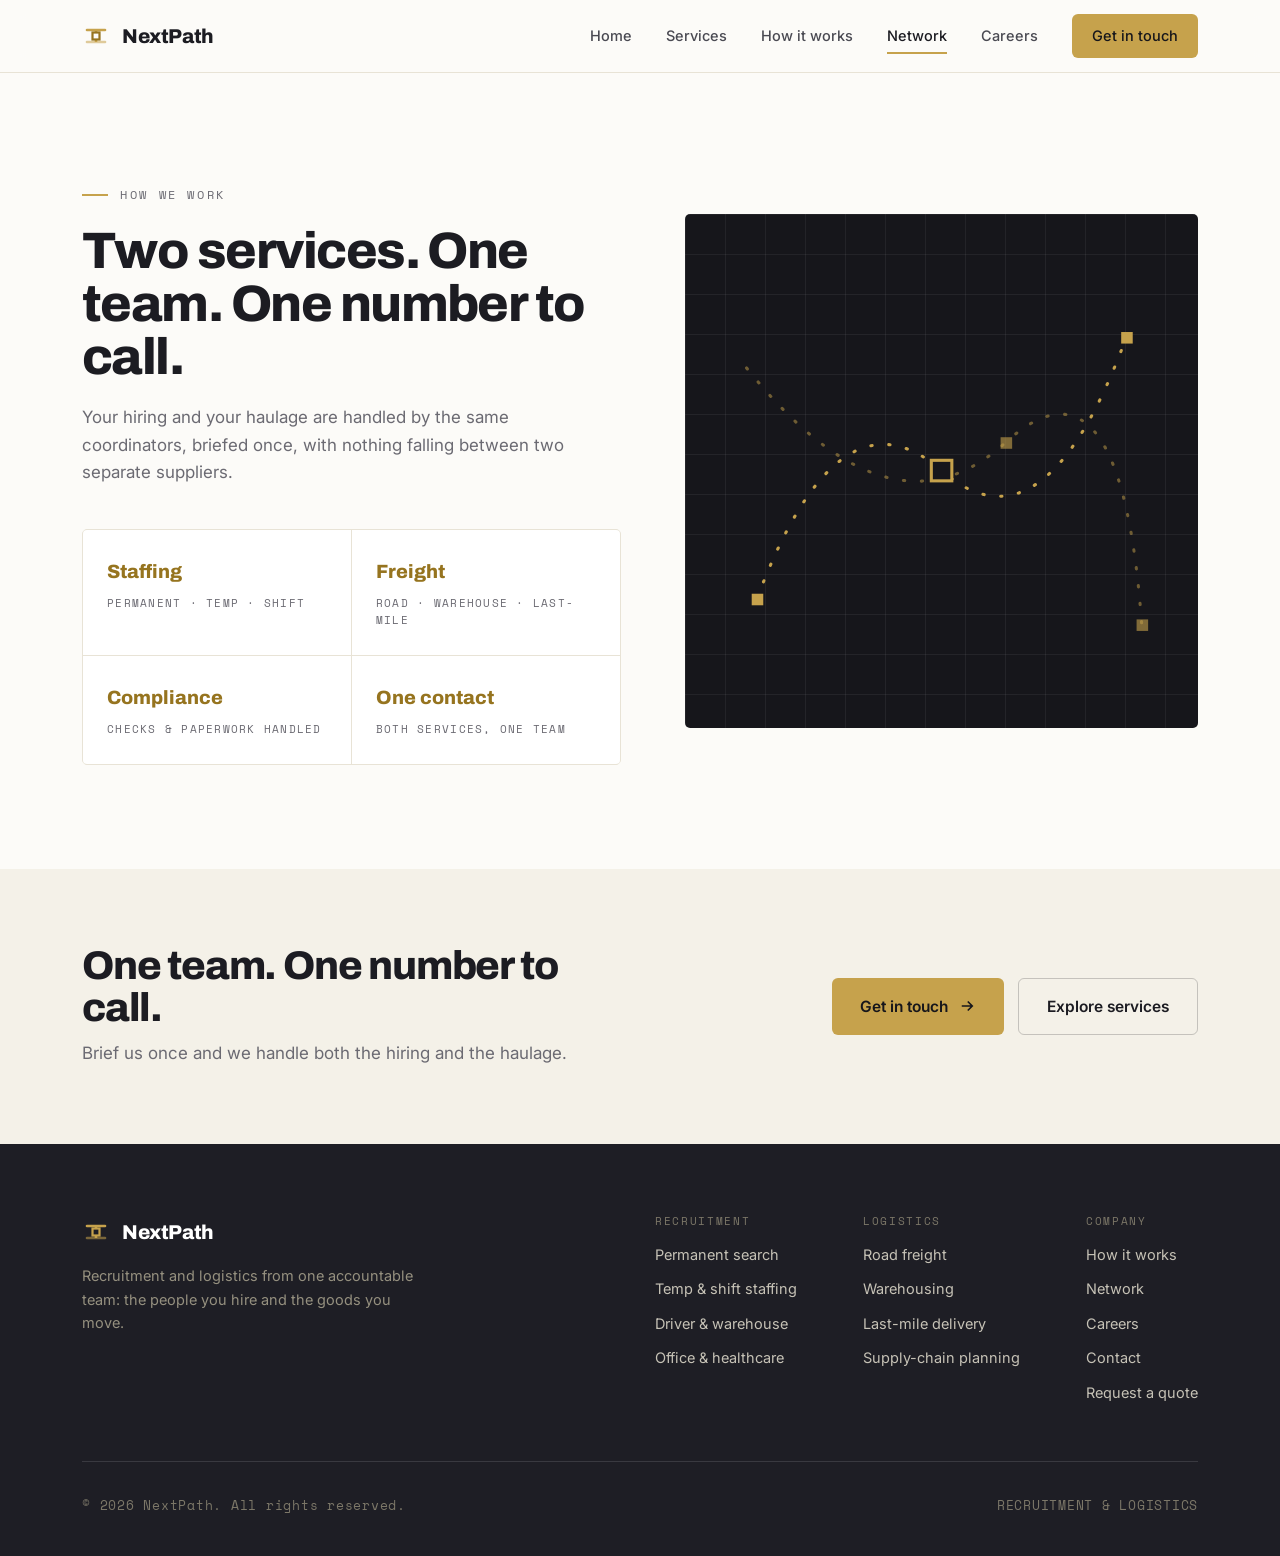
<file: network.html>
<!DOCTYPE html>
<html lang="en-AU">
<head>
<meta charset="UTF-8">
<meta name="viewport" content="width=device-width, initial-scale=1, viewport-fit=cover">
<link rel="preconnect" href="https://fonts.googleapis.com">
<link rel="preconnect" href="https://fonts.gstatic.com" crossorigin>
<link href="https://fonts.googleapis.com/css2?family=Archivo:wght@500;600;700;800&family=Inter:wght@400;500;600&family=Space+Mono:wght@400;700&display=swap" rel="stylesheet">
<title>NextPath: Network</title>
<meta name="description" content="Two services, one team, one number to call. Staffing and freight handled by the same coordinators.">
<meta name="robots" content="index, follow">
<link rel="canonical" href="https://www.nexpathsolution.com/network">
<meta name="theme-color" content="#C6A24C">
<meta property="og:type" content="website">
<meta property="og:site_name" content="NextPath">
<meta property="og:title" content="NextPath: Network">
<meta property="og:description" content="Two services, one team, one number to call. Staffing and freight handled by the same coordinators.">
<meta property="og:url" content="https://www.nexpathsolution.com/network">
<meta property="og:locale" content="en_AU">
<meta name="twitter:card" content="summary_large_image">
<meta name="twitter:title" content="NextPath: Network">
<meta name="twitter:description" content="Two services, one team, one number to call. Staffing and freight handled by the same coordinators.">
<meta property="og:image" content="https://www.nexpathsolution.com/og-image.png">
<meta property="og:image:type" content="image/png">
<meta property="og:image:width" content="1200">
<meta property="og:image:height" content="630">
<meta property="og:image:alt" content="NextPath — Recruitment &amp; Logistics">
<meta name="twitter:image" content="https://www.nexpathsolution.com/og-image.png">
<link rel="icon" type="image/png" sizes="32x32" href="/icon-32.png">
<link rel="icon" type="image/png" sizes="192x192" href="/icon-192.png">
<link rel="apple-touch-icon" sizes="180x180" href="/icon-180.png">
<link rel="icon" href="data:image/svg+xml,%3Csvg xmlns='http://www.w3.org/2000/svg' viewBox='0 0 28 28'%3E%3Crect width='28' height='28' rx='6' fill='%2316161B'/%3E%3Cpath d='M6 9H22' stroke='%23C6A24C' stroke-width='2.6' stroke-linecap='round'/%3E%3Cpath d='M6 19H22' stroke='%23C6A24C' stroke-width='2.6' stroke-linecap='round' opacity='0.55'/%3E%3Cpath d='M14 9V19' stroke='%23C6A24C' stroke-width='2.6'/%3E%3C/svg%3E">
<link rel="manifest" href="/site.webmanifest">
<link rel="stylesheet" href="styles.css">
<script type="application/ld+json">
{
  "@context": "https://schema.org",
  "@type": "Organization",
  "name": "NextPath",
  "url": "https://www.nexpathsolution.com/",
  "logo": "https://www.nexpathsolution.com/logo.png",
  "description": "NextPath places the people you hire and moves the goods you ship. One accountable partner for talent and freight.",
  "areaServed": "Australia",
  "contactPoint": {
    "@type": "ContactPoint",
    "contactType": "customer service",
    "email": "contact@nexpathsolution.com"
  }
}
</script>
</head>
<body>
<a class="skip-link" href="#main">Skip to content</a>
<header class="nav">
  <div class="wrap">
    <a class="brand" href="/" aria-label="NextPath home">
      <svg width="28" height="28" viewBox="0 0 28 28" aria-hidden="true">
        <path d="M5 8 H23" stroke="#C6A24C" stroke-width="2.6" stroke-linecap="round"/>
        <path d="M5 20 H23" stroke="#C6A24C" stroke-width="2.6" stroke-linecap="round" opacity="0.55"/>
        <path d="M14 8 V20" stroke="#C6A24C" stroke-width="2.6"/>
        <rect x="10.5" y="10.5" width="7" height="7" fill="#FCFBF8" stroke="#96741F" stroke-width="2.2"/>
      </svg>
      NextPath
    </a>
    <nav class="nav-links" id="navlinks">
      <a href="/">Home</a>
      <a href="/services">Services</a>
      <a href="/process">How it works</a>
      <a href="/network" class="active" aria-current="page">Network</a>
      <a href="/careers">Careers</a>
      <a href="/contact" class="nav-cta">Get in touch</a>
    </nav>
    <button class="menu-btn" id="menuBtn" aria-label="Toggle menu" aria-expanded="false">
      <svg width="26" height="26" viewBox="0 0 24 24" fill="none" stroke="currentColor" stroke-width="2"><line x1="4" y1="7" x2="20" y2="7"/><line x1="4" y1="12" x2="20" y2="12"/><line x1="4" y1="17" x2="20" y2="17"/></svg>
    </button>
  </div>
</header>

<main id="main">
<section class="coverage" id="network">
  <div class="wrap">
    <div class="grid2">
      <div class="reveal">
        <span class="eyebrow">How we work</span>
        <h1>Two services. One team. One number to call.</h1>
        <p>Your hiring and your haulage are handled by the same coordinators, briefed once, with nothing falling between two separate suppliers.</p>
        <div class="cov-stats">
          <div class="cov-card"><div class="n">Staffing</div><div class="l">Permanent · Temp · Shift</div></div>
          <div class="cov-card"><div class="n">Freight</div><div class="l">Road · Warehouse · Last-mile</div></div>
          <div class="cov-card"><div class="n">Compliance</div><div class="l">Checks &amp; paperwork handled</div></div>
          <div class="cov-card"><div class="n">One contact</div><div class="l">Both services, one team</div></div>
        </div>
      </div>
      <div class="cov-map reveal" aria-hidden="true">
        <div class="g"></div>
        <svg viewBox="0 0 400 400" width="100%" height="100%" class="pos-rel">
          <path d="M56 300 Q120 130 200 200 T344 96" fill="none" stroke="#C6A24C" stroke-width="2.4" stroke-linecap="round" stroke-dasharray="1 13"/>
          <path d="M48 120 Q160 260 250 178 T356 320" fill="none" stroke="#C6A24C" stroke-width="2.4" stroke-linecap="round" stroke-dasharray="1 13" opacity="0.5"/>
          <g fill="#C6A24C"><rect x="52" y="296" width="9" height="9"/><rect x="340" y="92" width="9" height="9"/></g>
          <g fill="#C6A24C" opacity="0.6"><rect x="246" y="174" width="9" height="9"/><rect x="352" y="316" width="9" height="9"/></g>
          <rect x="192" y="192" width="16" height="16" fill="#16161B" stroke="#C6A24C" stroke-width="2.4"/>
        </svg>
      </div>
    </div>
  </div>
</section>

<!-- CTA -->
<section class="cta-band light">
  <div class="wrap reveal">
    <div>
      <h2>One team. One number to call.</h2>
      <p>Brief us once and we handle both the hiring and the haulage.</p>
    </div>
    <div class="actions">
      <a href="/contact" class="btn btn-primary">Get in touch <svg width="18" height="18" viewBox="0 0 24 24" fill="none" stroke="currentColor" stroke-width="2.2"><path d="M5 12h14M13 6l6 6-6 6"/></svg></a>
      <a href="/services" class="btn btn-outline">Explore services</a>
    </div>
  </div>
</section>
</main>

<footer>
  <div class="wrap">
    <div class="foot-top">
      <div class="foot-brand">
        <a class="brand" href="/">
          <svg width="28" height="28" viewBox="0 0 28 28" aria-hidden="true">
            <path d="M5 8 H23" stroke="#C6A24C" stroke-width="2.6" stroke-linecap="round"/>
            <path d="M5 20 H23" stroke="#C6A24C" stroke-width="2.6" stroke-linecap="round" opacity="0.55"/>
            <path d="M14 8 V20" stroke="#C6A24C" stroke-width="2.6"/>
            <rect x="10.5" y="10.5" width="7" height="7" fill="#1E1E25" stroke="#C6A24C" stroke-width="2.2"/>
          </svg>
          NextPath
        </a>
        <p>Recruitment and logistics from one accountable team: the people you hire and the goods you move.</p>
      </div>
      <div class="foot-cols">
        <div>
          <h4>Recruitment</h4>
          <a href="/services#recruitment">Permanent search</a>
          <a href="/services#recruitment">Temp &amp; shift staffing</a>
          <a href="/services#recruitment">Driver &amp; warehouse</a>
          <a href="/services#recruitment">Office &amp; healthcare</a>
        </div>
        <div>
          <h4>Logistics</h4>
          <a href="/services#logistics">Road freight</a>
          <a href="/services#logistics">Warehousing</a>
          <a href="/services#logistics">Last-mile delivery</a>
          <a href="/services#logistics">Supply-chain planning</a>
        </div>
        <div>
          <h4>Company</h4>
          <a href="/process">How it works</a>
          <a href="/network">Network</a>
          <a href="/careers">Careers</a>
          <a href="/contact">Contact</a>
          <a href="/contact">Request a quote</a>
        </div>
      </div>
    </div>
    <div class="foot-bot">
      <span>© <span id="year">2026</span> NextPath. All rights reserved.</span>
      <span>RECRUITMENT &amp; LOGISTICS</span>
    </div>
  </div>
</footer>
<button type="button" class="to-top" id="toTop" aria-label="Back to top" hidden>
  <svg width="18" height="18" viewBox="0 0 24 24" fill="none" stroke="currentColor" stroke-width="2.4"><path d="M12 19V5M5 12l7-7 7 7"/></svg>
</button>
<script src="main.js" defer></script>
</body>
</html>
</file>
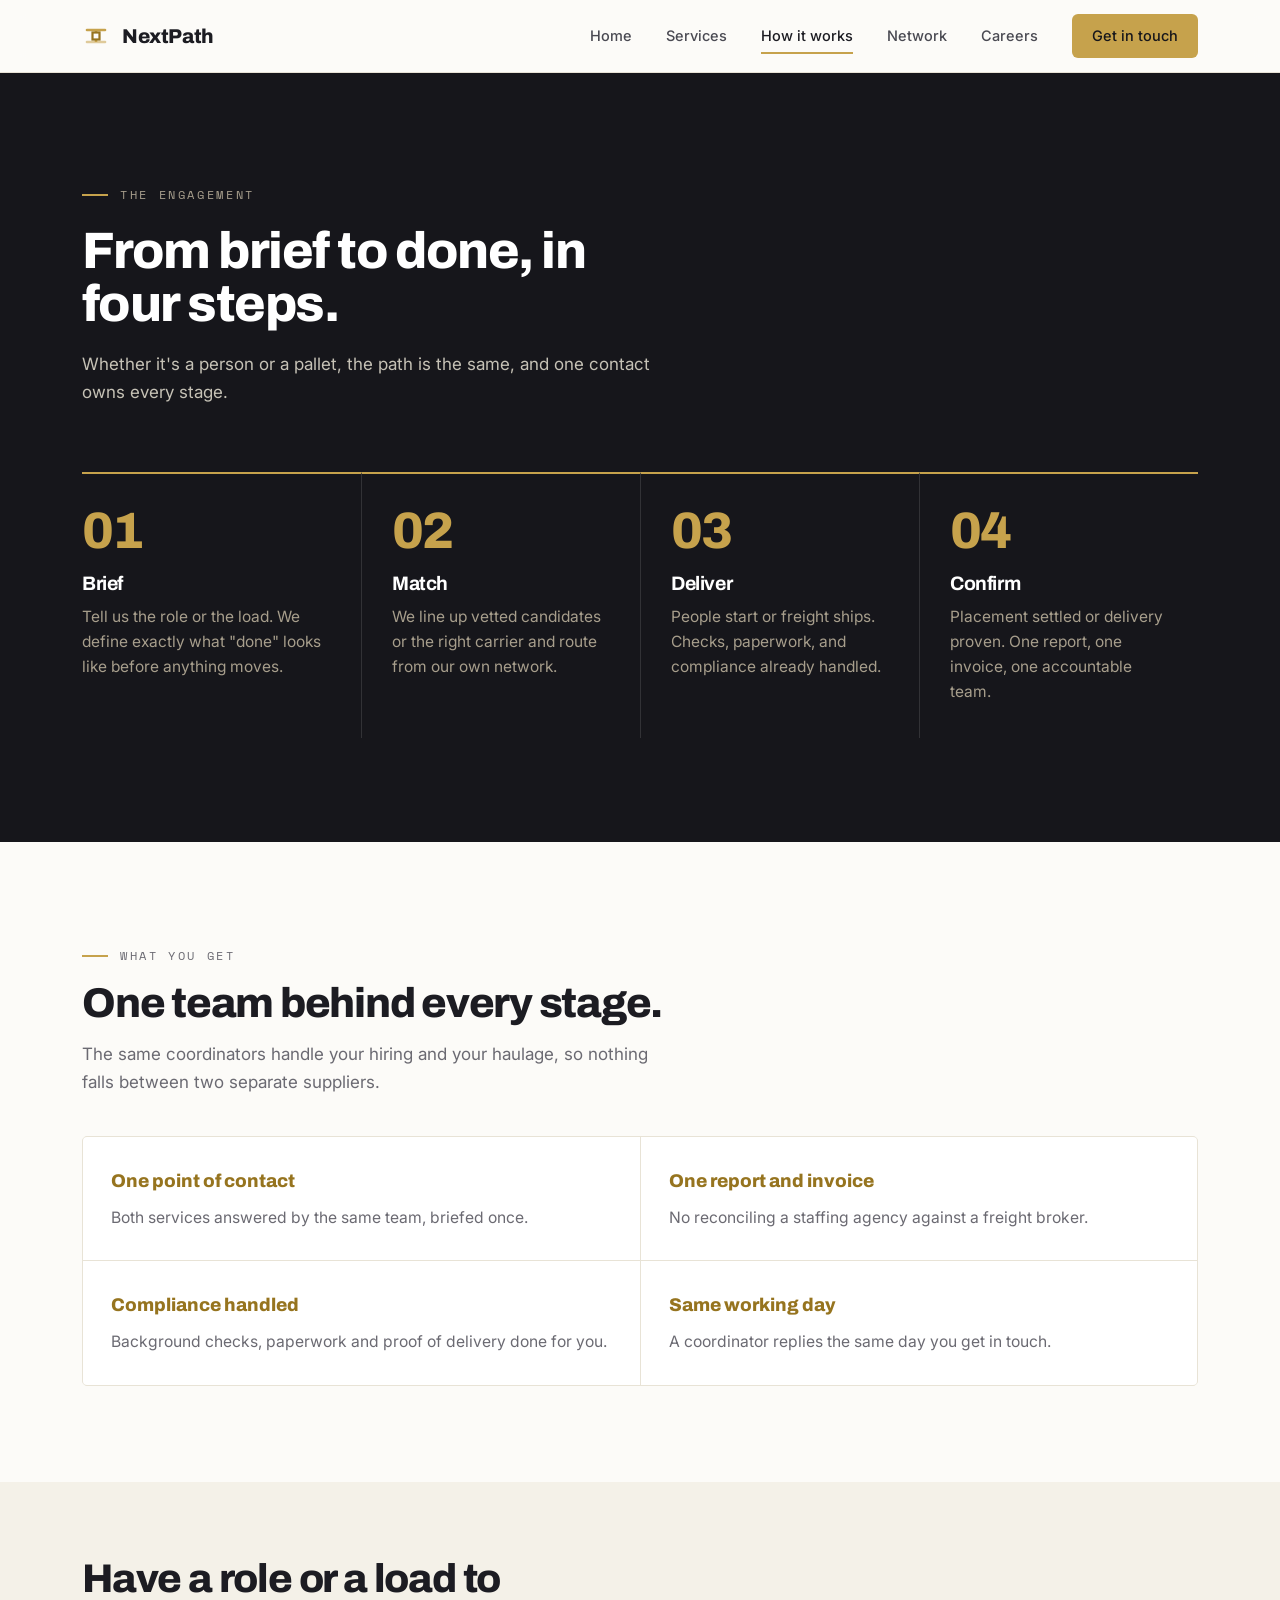
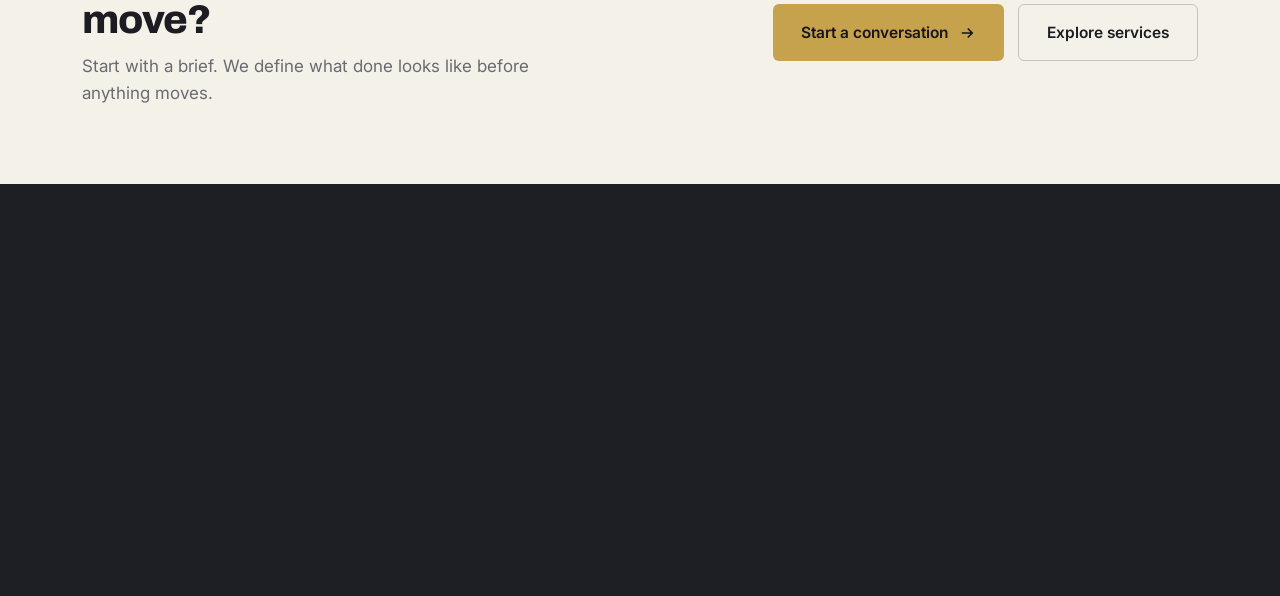
<file: process.html>
<!DOCTYPE html>
<html lang="en-AU">
<head>
<meta charset="UTF-8">
<meta name="viewport" content="width=device-width, initial-scale=1, viewport-fit=cover">
<link rel="preconnect" href="https://fonts.googleapis.com">
<link rel="preconnect" href="https://fonts.gstatic.com" crossorigin>
<link href="https://fonts.googleapis.com/css2?family=Archivo:wght@500;600;700;800&family=Inter:wght@400;500;600&family=Space+Mono:wght@400;700&display=swap" rel="stylesheet">
<title>NextPath: How it works</title>
<meta name="description" content="From brief to done in four steps. One contact owns every stage, whether it is a person or a pallet.">
<meta name="robots" content="index, follow">
<link rel="canonical" href="https://www.nexpathsolution.com/process">
<meta name="theme-color" content="#C6A24C">
<meta property="og:type" content="website">
<meta property="og:site_name" content="NextPath">
<meta property="og:title" content="NextPath: How it works">
<meta property="og:description" content="From brief to done in four steps. One contact owns every stage, whether it is a person or a pallet.">
<meta property="og:url" content="https://www.nexpathsolution.com/process">
<meta property="og:locale" content="en_AU">
<meta name="twitter:card" content="summary_large_image">
<meta name="twitter:title" content="NextPath: How it works">
<meta name="twitter:description" content="From brief to done in four steps. One contact owns every stage, whether it is a person or a pallet.">
<meta property="og:image" content="https://www.nexpathsolution.com/og-image.png">
<meta property="og:image:type" content="image/png">
<meta property="og:image:width" content="1200">
<meta property="og:image:height" content="630">
<meta property="og:image:alt" content="NextPath — Recruitment &amp; Logistics">
<meta name="twitter:image" content="https://www.nexpathsolution.com/og-image.png">
<link rel="icon" type="image/png" sizes="32x32" href="/icon-32.png">
<link rel="icon" type="image/png" sizes="192x192" href="/icon-192.png">
<link rel="apple-touch-icon" sizes="180x180" href="/icon-180.png">
<link rel="icon" href="data:image/svg+xml,%3Csvg xmlns='http://www.w3.org/2000/svg' viewBox='0 0 28 28'%3E%3Crect width='28' height='28' rx='6' fill='%2316161B'/%3E%3Cpath d='M6 9H22' stroke='%23C6A24C' stroke-width='2.6' stroke-linecap='round'/%3E%3Cpath d='M6 19H22' stroke='%23C6A24C' stroke-width='2.6' stroke-linecap='round' opacity='0.55'/%3E%3Cpath d='M14 9V19' stroke='%23C6A24C' stroke-width='2.6'/%3E%3C/svg%3E">
<link rel="manifest" href="/site.webmanifest">
<link rel="stylesheet" href="styles.css">
<script type="application/ld+json">
{
  "@context": "https://schema.org",
  "@type": "Organization",
  "name": "NextPath",
  "url": "https://www.nexpathsolution.com/",
  "logo": "https://www.nexpathsolution.com/logo.png",
  "description": "NextPath places the people you hire and moves the goods you ship. One accountable partner for talent and freight.",
  "areaServed": "Australia",
  "contactPoint": {
    "@type": "ContactPoint",
    "contactType": "customer service",
    "email": "contact@nexpathsolution.com"
  }
}
</script>
</head>
<body>
<a class="skip-link" href="#main">Skip to content</a>
<header class="nav">
  <div class="wrap">
    <a class="brand" href="/" aria-label="NextPath home">
      <svg width="28" height="28" viewBox="0 0 28 28" aria-hidden="true">
        <path d="M5 8 H23" stroke="#C6A24C" stroke-width="2.6" stroke-linecap="round"/>
        <path d="M5 20 H23" stroke="#C6A24C" stroke-width="2.6" stroke-linecap="round" opacity="0.55"/>
        <path d="M14 8 V20" stroke="#C6A24C" stroke-width="2.6"/>
        <rect x="10.5" y="10.5" width="7" height="7" fill="#FCFBF8" stroke="#96741F" stroke-width="2.2"/>
      </svg>
      NextPath
    </a>
    <nav class="nav-links" id="navlinks">
      <a href="/">Home</a>
      <a href="/services">Services</a>
      <a href="/process" class="active" aria-current="page">How it works</a>
      <a href="/network">Network</a>
      <a href="/careers">Careers</a>
      <a href="/contact" class="nav-cta">Get in touch</a>
    </nav>
    <button class="menu-btn" id="menuBtn" aria-label="Toggle menu" aria-expanded="false">
      <svg width="26" height="26" viewBox="0 0 24 24" fill="none" stroke="currentColor" stroke-width="2"><line x1="4" y1="7" x2="20" y2="7"/><line x1="4" y1="12" x2="20" y2="12"/><line x1="4" y1="17" x2="20" y2="17"/></svg>
    </button>
  </div>
</header>

<main id="main">
<section class="process" id="process">
  <div class="wrap">
    <div class="reveal">
      <span class="eyebrow on-dark">The engagement</span>
      <h1>From brief to done, in four steps.</h1>
      <p class="sub">Whether it's a person or a pallet, the path is the same, and one contact owns every stage.</p>
    </div>
    <div class="steps">
      <div class="step reveal"><div class="n">01</div><h3>Brief</h3><p>Tell us the role or the load. We define exactly what "done" looks like before anything moves.</p></div>
      <div class="step reveal"><div class="n">02</div><h3>Match</h3><p>We line up vetted candidates or the right carrier and route from our own network.</p></div>
      <div class="step reveal"><div class="n">03</div><h3>Deliver</h3><p>People start or freight ships. Checks, paperwork, and compliance already handled.</p></div>
      <div class="step reveal"><div class="n">04</div><h3>Confirm</h3><p>Placement settled or delivery proven. One report, one invoice, one accountable team.</p></div>
    </div>
  </div>
</section>

<!-- WHAT YOU GET (process support) -->
<section class="support">
  <div class="wrap">
    <div class="head reveal">
      <span class="eyebrow">What you get</span>
      <h2>One team behind every stage.</h2>
      <p class="sub">The same coordinators handle your hiring and your haulage, so nothing falls between two separate suppliers.</p>
    </div>
    <div class="grid reveal">
      <div class="cell"><div class="n">One point of contact</div><p>Both services answered by the same team, briefed once.</p></div>
      <div class="cell"><div class="n">One report and invoice</div><p>No reconciling a staffing agency against a freight broker.</p></div>
      <div class="cell"><div class="n">Compliance handled</div><p>Background checks, paperwork and proof of delivery done for you.</p></div>
      <div class="cell"><div class="n">Same working day</div><p>A coordinator replies the same day you get in touch.</p></div>
    </div>
  </div>
</section>

<!-- CTA -->
<section class="cta-band light">
  <div class="wrap reveal">
    <div>
      <h2>Have a role or a load to move?</h2>
      <p>Start with a brief. We define what done looks like before anything moves.</p>
    </div>
    <div class="actions">
      <a href="/contact" class="btn btn-primary">Start a conversation <svg width="18" height="18" viewBox="0 0 24 24" fill="none" stroke="currentColor" stroke-width="2.2"><path d="M5 12h14M13 6l6 6-6 6"/></svg></a>
      <a href="/services" class="btn btn-outline">Explore services</a>
    </div>
  </div>
</section>
</main>

<footer>
  <div class="wrap">
    <div class="foot-top">
      <div class="foot-brand">
        <a class="brand" href="/">
          <svg width="28" height="28" viewBox="0 0 28 28" aria-hidden="true">
            <path d="M5 8 H23" stroke="#C6A24C" stroke-width="2.6" stroke-linecap="round"/>
            <path d="M5 20 H23" stroke="#C6A24C" stroke-width="2.6" stroke-linecap="round" opacity="0.55"/>
            <path d="M14 8 V20" stroke="#C6A24C" stroke-width="2.6"/>
            <rect x="10.5" y="10.5" width="7" height="7" fill="#1E1E25" stroke="#C6A24C" stroke-width="2.2"/>
          </svg>
          NextPath
        </a>
        <p>Recruitment and logistics from one accountable team: the people you hire and the goods you move.</p>
      </div>
      <div class="foot-cols">
        <div>
          <h4>Recruitment</h4>
          <a href="/services#recruitment">Permanent search</a>
          <a href="/services#recruitment">Temp &amp; shift staffing</a>
          <a href="/services#recruitment">Driver &amp; warehouse</a>
          <a href="/services#recruitment">Office &amp; healthcare</a>
        </div>
        <div>
          <h4>Logistics</h4>
          <a href="/services#logistics">Road freight</a>
          <a href="/services#logistics">Warehousing</a>
          <a href="/services#logistics">Last-mile delivery</a>
          <a href="/services#logistics">Supply-chain planning</a>
        </div>
        <div>
          <h4>Company</h4>
          <a href="/process">How it works</a>
          <a href="/network">Network</a>
          <a href="/careers">Careers</a>
          <a href="/contact">Contact</a>
          <a href="/contact">Request a quote</a>
        </div>
      </div>
    </div>
    <div class="foot-bot">
      <span>© <span id="year">2026</span> NextPath. All rights reserved.</span>
      <span>RECRUITMENT &amp; LOGISTICS</span>
    </div>
  </div>
</footer>
<button type="button" class="to-top" id="toTop" aria-label="Back to top" hidden>
  <svg width="18" height="18" viewBox="0 0 24 24" fill="none" stroke="currentColor" stroke-width="2.4"><path d="M12 19V5M5 12l7-7 7 7"/></svg>
</button>
<script src="main.js" defer></script>
</body>
</html>
</file>
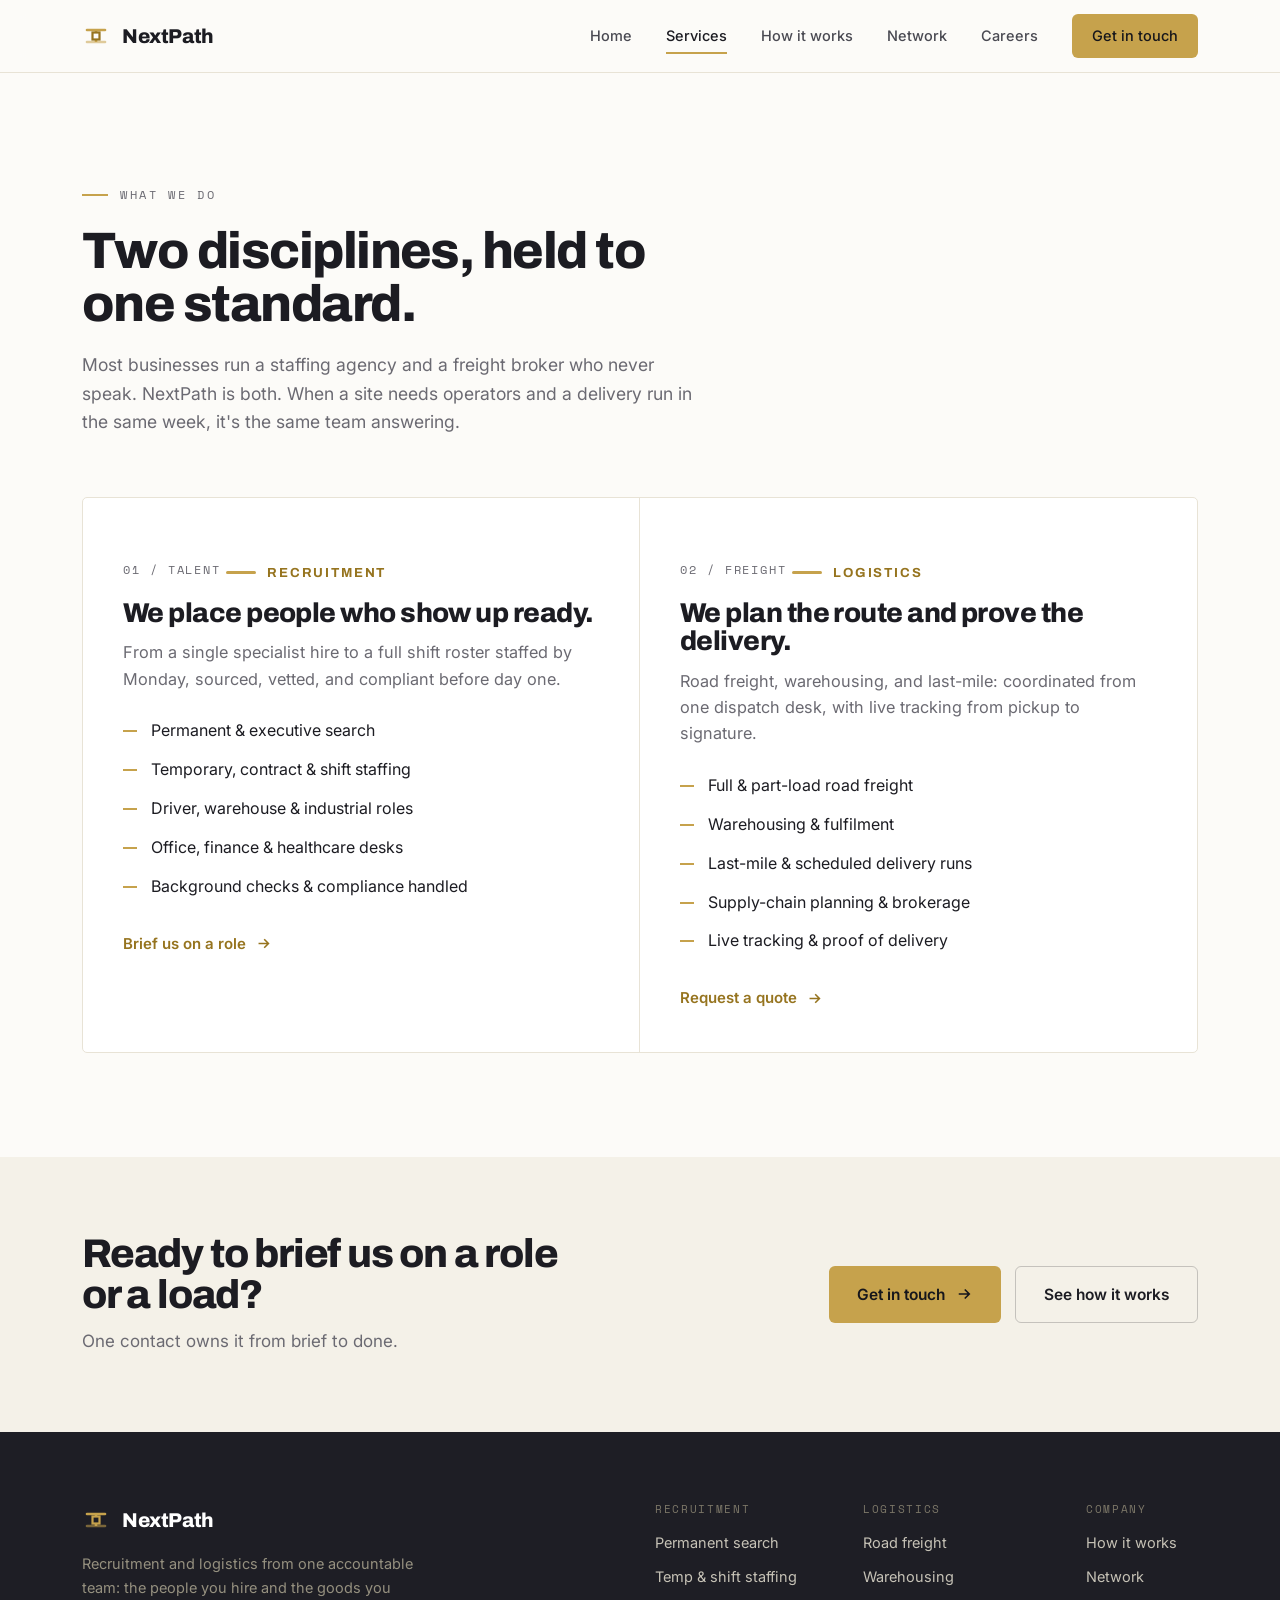
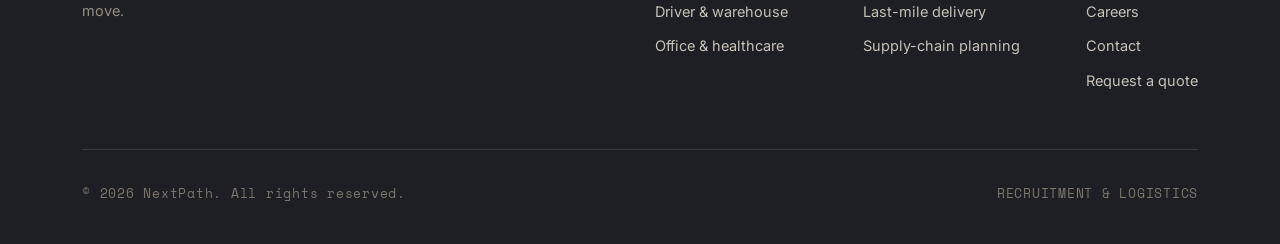
<file: services.html>
<!DOCTYPE html>
<html lang="en-AU">
<head>
<meta charset="UTF-8">
<meta name="viewport" content="width=device-width, initial-scale=1, viewport-fit=cover">
<link rel="preconnect" href="https://fonts.googleapis.com">
<link rel="preconnect" href="https://fonts.gstatic.com" crossorigin>
<link href="https://fonts.googleapis.com/css2?family=Archivo:wght@500;600;700;800&family=Inter:wght@400;500;600&family=Space+Mono:wght@400;700&display=swap" rel="stylesheet">
<title>NextPath: Services</title>
<meta name="description" content="Permanent, temp and shift recruitment plus road freight, warehousing and last-mile logistics, from one accountable team.">
<meta name="robots" content="index, follow">
<link rel="canonical" href="https://www.nexpathsolution.com/services">
<meta name="theme-color" content="#C6A24C">
<meta property="og:type" content="website">
<meta property="og:site_name" content="NextPath">
<meta property="og:title" content="NextPath: Services">
<meta property="og:description" content="Permanent, temp and shift recruitment plus road freight, warehousing and last-mile logistics, from one accountable team.">
<meta property="og:url" content="https://www.nexpathsolution.com/services">
<meta property="og:locale" content="en_AU">
<meta name="twitter:card" content="summary_large_image">
<meta name="twitter:title" content="NextPath: Services">
<meta name="twitter:description" content="Permanent, temp and shift recruitment plus road freight, warehousing and last-mile logistics, from one accountable team.">
<meta property="og:image" content="https://www.nexpathsolution.com/og-image.png">
<meta property="og:image:type" content="image/png">
<meta property="og:image:width" content="1200">
<meta property="og:image:height" content="630">
<meta property="og:image:alt" content="NextPath — Recruitment &amp; Logistics">
<meta name="twitter:image" content="https://www.nexpathsolution.com/og-image.png">
<link rel="icon" type="image/png" sizes="32x32" href="/icon-32.png">
<link rel="icon" type="image/png" sizes="192x192" href="/icon-192.png">
<link rel="apple-touch-icon" sizes="180x180" href="/icon-180.png">
<link rel="icon" href="data:image/svg+xml,%3Csvg xmlns='http://www.w3.org/2000/svg' viewBox='0 0 28 28'%3E%3Crect width='28' height='28' rx='6' fill='%2316161B'/%3E%3Cpath d='M6 9H22' stroke='%23C6A24C' stroke-width='2.6' stroke-linecap='round'/%3E%3Cpath d='M6 19H22' stroke='%23C6A24C' stroke-width='2.6' stroke-linecap='round' opacity='0.55'/%3E%3Cpath d='M14 9V19' stroke='%23C6A24C' stroke-width='2.6'/%3E%3C/svg%3E">
<link rel="manifest" href="/site.webmanifest">
<link rel="stylesheet" href="styles.css">
<script type="application/ld+json">
{
  "@context": "https://schema.org",
  "@type": "Organization",
  "name": "NextPath",
  "url": "https://www.nexpathsolution.com/",
  "logo": "https://www.nexpathsolution.com/logo.png",
  "description": "NextPath places the people you hire and moves the goods you ship. One accountable partner for talent and freight.",
  "areaServed": "Australia",
  "contactPoint": {
    "@type": "ContactPoint",
    "contactType": "customer service",
    "email": "contact@nexpathsolution.com"
  }
}
</script>
</head>
<body>
<a class="skip-link" href="#main">Skip to content</a>
<header class="nav">
  <div class="wrap">
    <a class="brand" href="/" aria-label="NextPath home">
      <svg width="28" height="28" viewBox="0 0 28 28" aria-hidden="true">
        <path d="M5 8 H23" stroke="#C6A24C" stroke-width="2.6" stroke-linecap="round"/>
        <path d="M5 20 H23" stroke="#C6A24C" stroke-width="2.6" stroke-linecap="round" opacity="0.55"/>
        <path d="M14 8 V20" stroke="#C6A24C" stroke-width="2.6"/>
        <rect x="10.5" y="10.5" width="7" height="7" fill="#FCFBF8" stroke="#96741F" stroke-width="2.2"/>
      </svg>
      NextPath
    </a>
    <nav class="nav-links" id="navlinks">
      <a href="/">Home</a>
      <a href="/services" class="active" aria-current="page">Services</a>
      <a href="/process">How it works</a>
      <a href="/network">Network</a>
      <a href="/careers">Careers</a>
      <a href="/contact" class="nav-cta">Get in touch</a>
    </nav>
    <button class="menu-btn" id="menuBtn" aria-label="Toggle menu" aria-expanded="false">
      <svg width="26" height="26" viewBox="0 0 24 24" fill="none" stroke="currentColor" stroke-width="2"><line x1="4" y1="7" x2="20" y2="7"/><line x1="4" y1="12" x2="20" y2="12"/><line x1="4" y1="17" x2="20" y2="17"/></svg>
    </button>
  </div>
</header>

<main id="main">
<section class="services" id="services">
  <div class="wrap">
    <div class="head reveal">
      <span class="eyebrow">What we do</span>
      <h1>Two disciplines, held to one standard.</h1>
      <p class="sub">Most businesses run a staffing agency and a freight broker who never speak. NextPath is both. When a site needs operators and a delivery run in the same week, it's the same team answering.</p>
    </div>
    <div class="tracks">
      <article class="track reveal" id="recruitment">
        <span class="num">01 / TALENT</span>
        <span class="cat"><span class="bar"></span>Recruitment</span>
        <h3>We place people who show up ready.</h3>
        <p>From a single specialist hire to a full shift roster staffed by Monday, sourced, vetted, and compliant before day one.</p>
        <ul>
          <li>Permanent &amp; executive search</li>
          <li>Temporary, contract &amp; shift staffing</li>
          <li>Driver, warehouse &amp; industrial roles</li>
          <li>Office, finance &amp; healthcare desks</li>
          <li>Background checks &amp; compliance handled</li>
        </ul>
        <a class="more" href="/contact">Brief us on a role
          <svg width="17" height="17" viewBox="0 0 24 24" fill="none" stroke="currentColor" stroke-width="2.2"><path d="M5 12h14M13 6l6 6-6 6"/></svg>
        </a>
      </article>
      <article class="track reveal" id="logistics">
        <span class="num">02 / FREIGHT</span>
        <span class="cat"><span class="bar"></span>Logistics</span>
        <h3>We plan the route and prove the delivery.</h3>
        <p>Road freight, warehousing, and last-mile: coordinated from one dispatch desk, with live tracking from pickup to signature.</p>
        <ul>
          <li>Full &amp; part-load road freight</li>
          <li>Warehousing &amp; fulfilment</li>
          <li>Last-mile &amp; scheduled delivery runs</li>
          <li>Supply-chain planning &amp; brokerage</li>
          <li>Live tracking &amp; proof of delivery</li>
        </ul>
        <a class="more" href="/contact">Request a quote
          <svg width="17" height="17" viewBox="0 0 24 24" fill="none" stroke="currentColor" stroke-width="2.2"><path d="M5 12h14M13 6l6 6-6 6"/></svg>
        </a>
      </article>
    </div>
  </div>
</section>

<!-- CTA -->
<section class="cta-band light">
  <div class="wrap reveal">
    <div>
      <h2>Ready to brief us on a role or a load?</h2>
      <p>One contact owns it from brief to done.</p>
    </div>
    <div class="actions">
      <a href="/contact" class="btn btn-primary">Get in touch <svg width="18" height="18" viewBox="0 0 24 24" fill="none" stroke="currentColor" stroke-width="2.2"><path d="M5 12h14M13 6l6 6-6 6"/></svg></a>
      <a href="/process" class="btn btn-outline">See how it works</a>
    </div>
  </div>
</section>
</main>

<footer>
  <div class="wrap">
    <div class="foot-top">
      <div class="foot-brand">
        <a class="brand" href="/">
          <svg width="28" height="28" viewBox="0 0 28 28" aria-hidden="true">
            <path d="M5 8 H23" stroke="#C6A24C" stroke-width="2.6" stroke-linecap="round"/>
            <path d="M5 20 H23" stroke="#C6A24C" stroke-width="2.6" stroke-linecap="round" opacity="0.55"/>
            <path d="M14 8 V20" stroke="#C6A24C" stroke-width="2.6"/>
            <rect x="10.5" y="10.5" width="7" height="7" fill="#1E1E25" stroke="#C6A24C" stroke-width="2.2"/>
          </svg>
          NextPath
        </a>
        <p>Recruitment and logistics from one accountable team: the people you hire and the goods you move.</p>
      </div>
      <div class="foot-cols">
        <div>
          <h4>Recruitment</h4>
          <a href="/services#recruitment">Permanent search</a>
          <a href="/services#recruitment">Temp &amp; shift staffing</a>
          <a href="/services#recruitment">Driver &amp; warehouse</a>
          <a href="/services#recruitment">Office &amp; healthcare</a>
        </div>
        <div>
          <h4>Logistics</h4>
          <a href="/services#logistics">Road freight</a>
          <a href="/services#logistics">Warehousing</a>
          <a href="/services#logistics">Last-mile delivery</a>
          <a href="/services#logistics">Supply-chain planning</a>
        </div>
        <div>
          <h4>Company</h4>
          <a href="/process">How it works</a>
          <a href="/network">Network</a>
          <a href="/careers">Careers</a>
          <a href="/contact">Contact</a>
          <a href="/contact">Request a quote</a>
        </div>
      </div>
    </div>
    <div class="foot-bot">
      <span>© <span id="year">2026</span> NextPath. All rights reserved.</span>
      <span>RECRUITMENT &amp; LOGISTICS</span>
    </div>
  </div>
</footer>
<button type="button" class="to-top" id="toTop" aria-label="Back to top" hidden>
  <svg width="18" height="18" viewBox="0 0 24 24" fill="none" stroke="currentColor" stroke-width="2.4"><path d="M12 19V5M5 12l7-7 7 7"/></svg>
</button>
<script src="main.js" defer></script>
</body>
</html>
</file>
<file: styles.css>
:root{
    --ivory:#FCFBF8;      /* warm white, dominant base */
    --white:#FFFFFF;      /* cards */
    --paper-2:#F4F1E8;    /* soft ivory band */
    --char:#16161B;       /* charcoal, dark contrast bands */
    --char-2:#1E1E25;     /* footer / raised dark */
    --ink:#1C1C22;        /* body text on light */
    --ink-soft:#6B6A72;
    --gold:#C6A24C;       /* bright gold, fills, rules, markers */
    --gold-lt:#DCBD75;    /* hover / on-dark */
    --gold-dk:#96741F;    /* deep antique gold, text on white (legible) */
    --line:#E8E3D6;       /* warm hairline on light */
    --line-dk:rgba(255,255,255,.12);
    --maxw:1180px;
    --r:5px;
    --r-btn:6px;
  }
  *{box-sizing:border-box}
  html{scroll-behavior:smooth;scroll-padding-top:84px}
  @media (prefers-reduced-motion:reduce){html{scroll-behavior:auto}}
  body{margin:0;background:var(--ivory);color:var(--ink);
    font-family:"Inter",system-ui,sans-serif;font-size:17px;line-height:1.62;
    -webkit-font-smoothing:antialiased;overflow-x:hidden;
    -webkit-tap-highlight-color:transparent}
  img,svg{max-width:100%}

  .skip-link{position:absolute;left:16px;top:-60px;z-index:100;background:var(--gold);color:var(--char);
    font-weight:600;font-size:14.5px;padding:12px 20px;border-radius:var(--r-btn);text-decoration:none;
    transition:top .2s ease}
  .skip-link:focus{top:16px}
  @media(prefers-reduced-motion:reduce){.skip-link{transition:none}}
  h1,h2,h3,h4{font-family:"Archivo",sans-serif;line-height:1.04;letter-spacing:-.02em;margin:0;font-weight:700}
  a{color:inherit}
  .wrap{max-width:var(--maxw);margin:0 auto;padding:0 32px}
  section{position:relative}

  .eyebrow{display:inline-flex;align-items:center;gap:12px;
    font-family:"Space Mono",monospace;font-size:12px;letter-spacing:.22em;
    text-transform:uppercase;color:var(--ink-soft)}
  .eyebrow::before{content:"";width:26px;height:2px;background:var(--gold)}
  .eyebrow.on-dark{color:#A79E8C}

  /* ============ NAV ============ */
  header.nav{position:sticky;top:0;z-index:60;background:rgba(252,251,248,.86);backdrop-filter:blur(12px);border-bottom:1px solid var(--line);
    box-shadow:0 0 0 rgba(22,22,27,0);transition:box-shadow .3s ease,background .3s ease}
  header.nav.scrolled{background:rgba(252,251,248,.96);box-shadow:0 8px 24px rgba(22,22,27,.06)}
  .nav .wrap{display:flex;align-items:center;justify-content:space-between;height:72px}
  .brand{display:flex;align-items:center;gap:12px;color:var(--ink);text-decoration:none;font-family:"Archivo";font-weight:800;font-size:20px;letter-spacing:-.02em}
  .nav-links{display:flex;align-items:center;gap:34px}
  .nav-links a{text-decoration:none;font-size:14.5px;font-weight:500}
  .nav-links a:not(.nav-cta){position:relative;color:#4A4A52;transition:color .2s;padding:4px 0}
  .nav-links a:not(.nav-cta)::after{content:"";position:absolute;left:0;right:100%;bottom:-2px;height:2px;background:var(--gold);transition:right .25s ease}
  .nav-links a:not(.nav-cta):hover{color:var(--ink)}
  .nav-links a:not(.nav-cta):hover::after,.nav-links a:not(.nav-cta).active::after{right:0}
  .nav-links a.active{color:var(--ink)}
  @media(prefers-reduced-motion:reduce){.nav-links a:not(.nav-cta)::after{transition:none}}
  .nav-cta{background:var(--gold);color:var(--char)!important;font-weight:600;padding:10px 20px;border-radius:var(--r-btn);transition:background .2s,transform .2s}
  .nav-cta:hover{background:var(--gold-lt);transform:translateY(-1px)}
  .menu-btn{display:none;background:none;border:0;color:var(--ink);cursor:pointer;padding:6px}
  @media(max-width:880px){
    .nav-links{display:none}.menu-btn{display:block}
    .nav-links.open{display:flex;flex-direction:column;align-items:flex-start;position:absolute;top:72px;left:0;right:0;background:var(--white);padding:22px 32px;gap:20px;border-bottom:1px solid var(--line);box-shadow:0 20px 40px rgba(0,0,0,.06)}
  }
  @media(max-width:400px){.nav .wrap{height:64px}.brand{font-size:18px}}

  /* ============ HERO ============ */
  .hero{background:var(--ivory);overflow:hidden;padding:104px 0 116px;position:relative;border-bottom:1px solid var(--line)}
  .hero-grid{position:absolute;inset:0;opacity:.6;
    background-image:linear-gradient(rgba(28,28,34,.05) 1px,transparent 1px),linear-gradient(90deg,rgba(28,28,34,.05) 1px,transparent 1px);
    background-size:60px 60px;
    -webkit-mask-image:radial-gradient(130% 100% at 78% 0%,#000 28%,transparent 72%);
            mask-image:radial-gradient(130% 100% at 78% 0%,#000 28%,transparent 72%)}
  .hero::after{content:"";position:absolute;top:-20%;right:-10%;width:55%;height:120%;z-index:0;
    background:radial-gradient(closest-side,rgba(198,162,76,.14),transparent 70%)}
  .hero .wrap{position:relative;z-index:2}
  .hero h1{font-size:clamp(2.7rem,6.4vw,5.4rem);font-weight:800;max-width:15ch;margin:28px 0 0;letter-spacing:-.035em}
  .hero h1 em{font-style:normal;color:var(--gold-dk)}
  .hero p.lead{max-width:50ch;color:#54535B;font-size:clamp(1.02rem,1.5vw,1.22rem);margin:28px 0 0}
  .hero-cta{display:flex;gap:14px;flex-wrap:wrap;margin-top:38px}
  .btn{display:inline-flex;align-items:center;gap:10px;text-decoration:none;font-weight:600;font-size:15.5px;padding:15px 28px;border-radius:var(--r-btn);border:0;cursor:pointer;transition:transform .2s,background .2s,box-shadow .2s}
  .btn svg{transition:transform .2s}.btn:hover svg{transform:translateX(4px)}
  .btn-primary{background:var(--gold);color:var(--char)}
  .btn-primary:hover{background:var(--gold-lt);transform:translateY(-2px);box-shadow:0 14px 30px rgba(198,162,76,.32)}
  .btn-outline{background:transparent;border:1px solid rgba(28,28,34,.22);color:var(--ink)}
  .btn-outline:hover{border-color:var(--ink);transform:translateY(-2px)}

  .route-svg{position:absolute;right:-30px;top:0;height:100%;width:44%;z-index:1;pointer-events:none}
  @media(max-width:940px){.route-svg{display:none}}
  .rp{fill:none;stroke-width:2;stroke-linecap:round}
  .draw{stroke-dasharray:1500;stroke-dashoffset:1500;animation:draw 2.8s ease forwards .3s}
  .draw.d2{animation-delay:.8s}
  @keyframes draw{to{stroke-dashoffset:0}}
  .wp{opacity:0;animation:fade .6s ease forwards}
  .wp-d1{animation-delay:2s}
  .wp-d2{animation-delay:2.4s}
  .wp-d3{animation-delay:2.7s}
  @keyframes fade{to{opacity:1}}
  @media(prefers-reduced-motion:reduce){.draw{animation:none;stroke-dashoffset:0}.wp{animation:none;opacity:1}}

  .stats{display:flex;flex-wrap:wrap;margin-top:64px;border-top:1px solid var(--line)}
  .stat{padding:30px 44px 0 0;margin-right:44px;position:relative;transition:transform .25s ease}
  .stat:hover{transform:translateY(-3px)}
  .stat:not(:last-child)::after{content:"";position:absolute;right:0;top:30px;bottom:0;width:1px;background:var(--line)}
  .stat .n{font-family:"Archivo";font-weight:800;font-size:1.5rem;line-height:1.1;color:var(--gold-dk)}
  .stat .l{font-family:"Space Mono";font-size:11px;letter-spacing:.12em;text-transform:uppercase;color:var(--ink-soft);margin-top:10px}
  @media(max-width:620px){.stat{padding-right:26px;margin-right:26px}.stat .n{font-size:1.25rem}}
  @media(prefers-reduced-motion:reduce){.stat{transition:none}}

  /* ============ SERVICES ============ */
  .services{padding:104px 0}
  .services .head{max-width:60ch;margin-bottom:60px}
  .services h1,.services h2{font-size:clamp(2rem,4.2vw,3.2rem);font-weight:800;margin-top:20px;letter-spacing:-.03em}
  .services .sub{color:var(--ink-soft);margin-top:20px;font-size:1.1rem;max-width:56ch}
  .tracks{display:grid;grid-template-columns:1fr 1fr;border:1px solid var(--line);border-radius:var(--r);overflow:hidden;background:var(--white)}
  @media(max-width:820px){.tracks{grid-template-columns:1fr}}
  .track{position:relative;padding:44px 40px 40px;transition:background .25s}
  .track:first-child{border-right:1px solid var(--line)}
  @media(max-width:820px){.track:first-child{border-right:0;border-bottom:1px solid var(--line)}}
  .track:hover{background:#FEFDFA}
  .track::before{content:"";position:absolute;left:0;top:0;height:3px;width:0;background:var(--gold);transition:width .4s ease}
  .track:hover::before{width:100%}
  .track .num{font-family:"Space Mono";font-size:12px;letter-spacing:.16em;color:var(--ink-soft)}
  .track .cat{display:inline-flex;align-items:center;gap:11px;font-family:"Archivo";font-weight:700;font-size:.82rem;letter-spacing:.14em;text-transform:uppercase;margin-top:20px;color:var(--gold-dk)}
  .track .cat .bar{width:30px;height:3px;border-radius:2px;background:var(--gold)}
  .track h3{font-size:1.7rem;font-weight:800;margin:16px 0 12px;letter-spacing:-.02em}
  .track p{color:var(--ink-soft);font-size:1.02rem;margin:0 0 26px}
  .track ul{list-style:none;padding:0;margin:0 0 30px;display:grid;gap:13px}
  .track li{display:flex;gap:14px;align-items:baseline;font-size:1rem}
  .track li::before{content:"";width:14px;height:2px;flex:none;background:var(--gold);transform:translateY(-4px)}
  .track .more{display:inline-flex;align-items:center;gap:9px;text-decoration:none;font-weight:600;font-size:15px;color:var(--gold-dk)}
  .track .more svg{transition:transform .2s}.track .more:hover svg{transform:translateX(4px)}
  .tracks .track:nth-child(2){transition-delay:.1s}

  /* ============ PROCESS (dark band) ============ */
  .process{background:var(--char);color:#fff;padding:104px 0}
  .process h1,.process h2{font-size:clamp(2rem,4.2vw,3.2rem);font-weight:800;margin-top:20px;max-width:16ch;letter-spacing:-.03em}
  .process .sub{color:#C6C2B6;margin:20px 0 66px;max-width:52ch}
  .steps{display:grid;grid-template-columns:repeat(4,1fr)}
  @media(max-width:820px){.steps{grid-template-columns:1fr}}
  .step{padding:34px 30px 34px 0;border-top:2px solid var(--gold);position:relative;transition:transform .3s ease}
  .steps .step:hover{transform:translateY(-4px)}
  .step+.step{padding-left:30px;border-left:1px solid var(--line-dk)}
  @media(max-width:820px){.step{border-left:0;padding-left:0}.step+.step{padding-left:0}}
  .step .n{font-family:"Archivo";font-weight:800;font-size:3.2rem;line-height:.9;color:var(--gold);letter-spacing:-.04em}
  .step h3{font-size:1.22rem;font-weight:700;margin:20px 0 9px}
  .step p{color:#A79E8C;font-size:.97rem;margin:0}
  .steps .step:nth-child(2){transition-delay:.06s}
  .steps .step:nth-child(3){transition-delay:.12s}
  .steps .step:nth-child(4){transition-delay:.18s}
  @media(prefers-reduced-motion:reduce){.step{transition:none}}

  /* ============ COVERAGE ============ */
  .coverage{padding:104px 0}
  .coverage .grid2{display:grid;grid-template-columns:1.05fr 1fr;gap:64px;align-items:center}
  @media(max-width:880px){.coverage .grid2{grid-template-columns:1fr;gap:48px}}
  .coverage h1,.coverage h2{font-size:clamp(2rem,4.2vw,3.2rem);font-weight:800;margin-top:20px;letter-spacing:-.03em}
  .coverage p{color:var(--ink-soft);margin:20px 0 0;max-width:46ch;font-size:1.06rem}
  .cov-stats{display:grid;grid-template-columns:1fr 1fr;gap:1px;margin-top:42px;background:var(--line);border:1px solid var(--line);border-radius:var(--r);overflow:hidden}
  .cov-card{background:var(--white);padding:26px 24px;transition:background .2s ease,transform .2s ease}
  .cov-card:hover{background:#FEFDFA;transform:translateY(-2px)}
  .cov-card .n{font-family:"Archivo";font-weight:800;font-size:1.2rem;color:var(--gold-dk)}
  .cov-card .l{font-family:"Space Mono";font-size:10.5px;letter-spacing:.12em;text-transform:uppercase;color:var(--ink-soft);margin-top:8px}
  @media(prefers-reduced-motion:reduce){.cov-card{transition:none}}
  .cov-map{position:relative;aspect-ratio:1/1;background:var(--char);border-radius:var(--r);overflow:hidden}
  .cov-map .g{position:absolute;inset:0;opacity:.5;background-image:linear-gradient(var(--line-dk) 1px,transparent 1px),linear-gradient(90deg,var(--line-dk) 1px,transparent 1px);background-size:40px 40px}

  /* ============ QUOTE ============ */
  .quote{background:var(--paper-2);padding:100px 0}
  .quote .wrap{max-width:900px;text-align:center}
  .quote blockquote{font-family:"Archivo";font-weight:700;font-size:clamp(1.6rem,3.6vw,2.6rem);line-height:1.18;letter-spacing:-.025em;margin:28px auto 0;max-width:22ch}
  .quote blockquote em{font-style:normal;color:var(--gold-dk)}
  .quote .who{margin-top:30px;font-family:"Space Mono";font-size:12.5px;letter-spacing:.12em;text-transform:uppercase;color:var(--ink-soft)}

  /* ============ CONTACT (dark band) ============ */
  .contact{background:var(--char);color:#fff;padding:104px 0}
  .contact .grid2{display:grid;grid-template-columns:.9fr 1.1fr;gap:60px}
  @media(max-width:840px){.contact .grid2{grid-template-columns:1fr;gap:44px}}
  .contact h1,.contact h2{font-size:clamp(2rem,4.2vw,3.2rem);font-weight:800;margin-top:20px;max-width:13ch;letter-spacing:-.03em}
  .contact .sub{color:#C6C2B6;margin-top:20px;max-width:40ch}
  .contact .lines{margin-top:36px;display:grid;gap:16px}
  .contact .lines a{display:flex;gap:13px;align-items:center;text-decoration:none;color:#D8D3C7;font-weight:500;transition:color .2s}
  .contact .lines a:hover{color:#fff}
  .contact .lines .bar{width:14px;height:2px;flex:none;background:var(--gold)}
  form{background:var(--white);border-radius:var(--r);padding:34px;color:var(--ink)}
  .intent{display:flex;gap:10px;margin-bottom:24px}
  .intent label{flex:1;cursor:pointer}
  .intent input{position:absolute;opacity:0;pointer-events:none}
  .intent span{display:block;text-align:center;padding:14px;border:1.5px solid var(--line);border-radius:var(--r);font-weight:600;font-size:14.5px;transition:.2s}
  .intent input:checked+span{background:var(--gold);border-color:var(--gold);color:var(--char)}
  .field{margin-bottom:16px}
  .field label{display:block;font-family:"Space Mono";font-size:10.5px;letter-spacing:.12em;text-transform:uppercase;color:var(--ink-soft);margin-bottom:8px}
  .field input,.field textarea,.field select{width:100%;padding:13px 15px;border:1.5px solid var(--line);border-radius:var(--r);font-family:inherit;font-size:16px;background:var(--ivory);transition:border .2s}
  .field input:focus,.field textarea:focus,.field select:focus{outline:none;border-color:var(--gold)}
  .field textarea{resize:vertical;min-height:96px}
  .field select{appearance:none;-webkit-appearance:none;background-image:url("data:image/svg+xml,%3Csvg xmlns='http://www.w3.org/2000/svg' viewBox='0 0 24 24' fill='none' stroke='%236B6A72' stroke-width='2'%3E%3Cpath d='M6 9l6 6 6-6'/%3E%3C/svg%3E");background-repeat:no-repeat;background-position:right 14px center;background-size:16px;padding-right:40px;cursor:pointer}
  form .btn{width:100%;justify-content:center;background:var(--char);color:#fff;margin-top:6px}
  form .btn:hover{background:#000;transform:translateY(-2px)}
  .form-note{font-size:12.5px;color:var(--ink-soft);text-align:center;margin-top:14px}

  /* ============ FOOTER ============ */
  footer{background:var(--char-2);color:#C6C2B6;padding:72px 0 40px}
  .foot-top{display:flex;justify-content:space-between;flex-wrap:wrap;gap:44px;padding-bottom:46px;border-bottom:1px solid var(--line-dk)}
  .foot-brand{max-width:32ch}
  .foot-brand .brand{margin-bottom:16px;color:#fff}
  .foot-brand p{font-size:14.5px;color:#95907F}
  .foot-cols{display:flex;gap:66px;flex-wrap:wrap}
  .foot-cols h4{font-family:"Space Mono";font-size:10.5px;letter-spacing:.16em;text-transform:uppercase;color:#7C7768;margin:0 0 16px;font-weight:400}
  .foot-cols a{display:block;color:#C6C2B6;text-decoration:none;font-size:14.5px;margin-bottom:11px;transition:color .2s}
  .foot-cols a:hover{color:var(--gold-lt)}
  .foot-bot{display:flex;justify-content:space-between;flex-wrap:wrap;gap:12px;margin-top:34px;font-size:12.5px;color:#7C7768;font-family:"Space Mono";letter-spacing:.06em}

  .reveal{opacity:0;transform:translateY(24px);transition:opacity .7s ease,transform .7s ease}
  .reveal.in{opacity:1;transform:none}
  @media(prefers-reduced-motion:reduce){.reveal{opacity:1;transform:none;transition:none}}
  :focus-visible{outline:3px solid var(--gold);outline-offset:3px;border-radius:3px}

  /* render below-the-fold sections lazily to speed up first paint */
  .process,.coverage,.quote,.contact,footer{content-visibility:auto;contain-intrinsic-size:1px 900px}

  /* mobile refinements: tighter rhythm, no horizontal jank, no iOS input zoom */
  @media(max-width:480px){
    .wrap{padding:0 20px}
    .hero{padding:88px 0 72px}
    .services,.process,.coverage,.quote,.contact{padding:76px 0}
    .services .head{margin-bottom:40px}
    form{padding:26px 22px}
    .track{padding:36px 26px 32px}
    .foot-cols{gap:40px}
  }
  @media(hover:none){
    .track:hover,.steps .step:hover,.cov-card:hover,.stat:hover{transform:none}
  }

/* ============ HOME TEASERS ============ */
.teaser{padding:96px 0}
.teaser+.teaser{padding-top:0}
.teaser .head{max-width:60ch;margin-bottom:44px}
.teaser h2{font-size:clamp(1.8rem,4vw,2.8rem);font-weight:800;margin-top:16px;letter-spacing:-.03em}
.teaser .sub{color:var(--ink-soft);margin-top:16px;max-width:56ch;font-size:1.06rem}
.twocard{display:grid;grid-template-columns:1fr 1fr;gap:22px}
@media(max-width:760px){.twocard{grid-template-columns:1fr}}
.tcard{border:1px solid var(--line);border-radius:var(--r);background:var(--white);padding:34px 32px;text-decoration:none;color:inherit;display:block;transition:transform .2s ease,box-shadow .2s ease,border-color .2s ease}
.tcard:hover{transform:translateY(-3px);box-shadow:0 16px 34px rgba(22,22,27,.07);border-color:var(--gold)}
@media(hover:none){.tcard:hover{transform:none}}
.tcard .cat{display:inline-flex;align-items:center;gap:11px;font-family:"Archivo";font-weight:700;font-size:.8rem;letter-spacing:.14em;text-transform:uppercase;color:var(--gold-dk)}
.tcard .cat .bar{width:28px;height:3px;border-radius:2px;background:var(--gold)}
.tcard h3{font-size:1.4rem;font-weight:800;margin:14px 0 10px;letter-spacing:-.02em}
.tcard p{color:var(--ink-soft);font-size:1rem;margin:0 0 18px}
.tcard .more{display:inline-flex;align-items:center;gap:8px;font-weight:600;font-size:14.5px;color:var(--gold-dk)}
.tcard .more svg{transition:transform .2s}.tcard:hover .more svg{transform:translateX(4px)}

.mini-steps{display:grid;grid-template-columns:repeat(4,1fr);gap:1px;background:var(--line);border:1px solid var(--line);border-radius:var(--r);overflow:hidden}
@media(max-width:760px){.mini-steps{grid-template-columns:1fr 1fr}}
@media(max-width:420px){.mini-steps{grid-template-columns:1fr}}
.mini-steps a{background:var(--white);padding:26px 24px;text-decoration:none;color:inherit;transition:background .2s ease}
.mini-steps a:hover{background:#FEFDFA}
.mini-steps .n{font-family:"Archivo";font-weight:800;font-size:1.7rem;color:var(--gold);line-height:1;letter-spacing:-.03em}
.mini-steps h4{font-family:"Archivo";font-size:1.05rem;font-weight:700;margin:12px 0 6px}
.mini-steps p{color:var(--ink-soft);font-size:.9rem;margin:0}

/* ============ SUPPORTING GRID (process page) ============ */
.support{padding:96px 0}
.support .head{max-width:60ch;margin-bottom:40px}
.support h2{font-size:clamp(1.8rem,4vw,2.6rem);font-weight:800;margin-top:16px;letter-spacing:-.03em}
.support .sub{color:var(--ink-soft);margin-top:16px;max-width:54ch}
.support .grid{display:grid;grid-template-columns:1fr 1fr;gap:1px;background:var(--line);border:1px solid var(--line);border-radius:var(--r);overflow:hidden}
@media(max-width:640px){.support .grid{grid-template-columns:1fr}}
.support .cell{background:var(--white);padding:30px 28px}
.support .cell .n{font-family:"Archivo";font-weight:800;font-size:1.15rem;color:var(--gold-dk)}
.support .cell p{color:var(--ink-soft);font-size:.98rem;margin:8px 0 0}

/* ============ CLOSING CTA BAND ============ */
.cta-band{background:var(--char);color:#fff;padding:76px 0}
.cta-band .wrap{display:flex;align-items:center;justify-content:space-between;gap:36px;flex-wrap:wrap}
.cta-band h2{font-family:"Archivo";font-weight:800;font-size:clamp(1.7rem,3.6vw,2.5rem);letter-spacing:-.03em;max-width:20ch;margin:0}
.cta-band p{color:#C6C2B6;margin:12px 0 0;max-width:46ch}
.cta-band .actions{display:flex;gap:14px;flex-wrap:wrap}
.cta-band .btn-outline{border-color:rgba(255,255,255,.32);color:#fff}
.cta-band .btn-outline:hover{border-color:#fff}
.cta-band.light{background:var(--paper-2);color:var(--ink)}
.cta-band.light p{color:var(--ink-soft)}
.cta-band.light .btn-outline{border-color:rgba(28,28,34,.22);color:var(--ink)}
.cta-band.light .btn-outline:hover{border-color:var(--ink)}
@media(max-width:720px){.cta-band .wrap{flex-direction:column;align-items:flex-start}}

/* ============ CAREERS: ROLE TAGS ============ */
.role-tags{display:flex;flex-wrap:wrap;gap:8px;margin-top:6px}
.role-tag{font-family:"Space Mono",monospace;font-size:11px;letter-spacing:.05em;text-transform:uppercase;color:var(--gold-dk);background:var(--paper-2);border:1px solid var(--line);border-radius:4px;padding:6px 10px}

/* ============ CAREERS: APPLY CHECKLIST + EMBED ============ */
.checklist{list-style:none;margin:28px 0 0;padding:0;display:grid;gap:14px}
.checklist li{display:flex;gap:13px;align-items:flex-start;font-size:.98rem;color:#D8D3C7}
.checklist .bar{width:14px;height:2px;flex:none;margin-top:11px;background:var(--gold)}

/* ============ Utility classes (CSP: no inline style=) ============ */
.hp{display:none}
.justify-center{justify-content:center}
.pos-rel{position:relative}

/* ============ BACK TO TOP ============ */
.to-top{position:fixed;right:24px;bottom:24px;z-index:50;width:46px;height:46px;border-radius:50%;
  background:var(--gold);color:var(--char);border:0;display:flex;align-items:center;justify-content:center;
  cursor:pointer;box-shadow:0 10px 24px rgba(22,22,27,.18);transition:background .2s,transform .2s}
.to-top:hover{background:var(--gold-lt);transform:translateY(-3px)}
.to-top[hidden]{display:none}
@media(prefers-reduced-motion:reduce){.to-top{transition:none}}
@media(max-width:480px){.to-top{right:16px;bottom:16px;width:42px;height:42px}}
</file>
